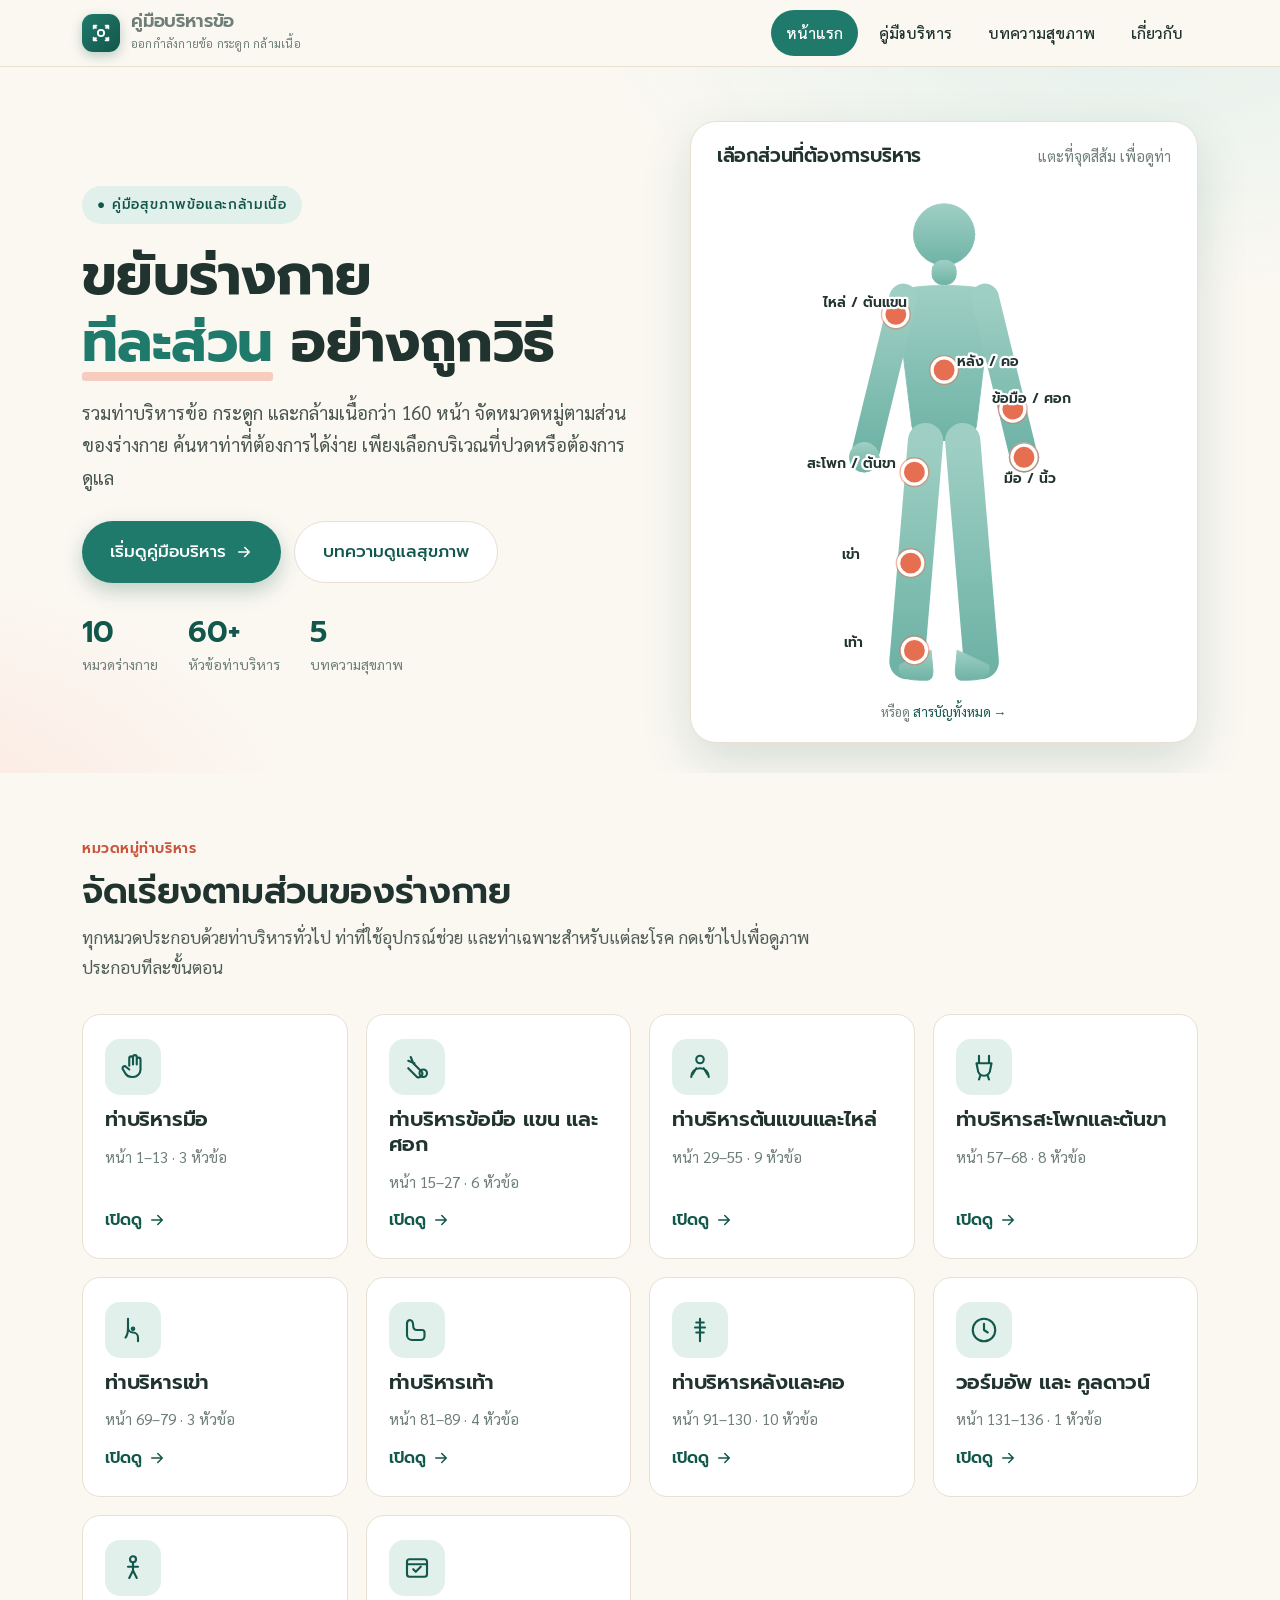
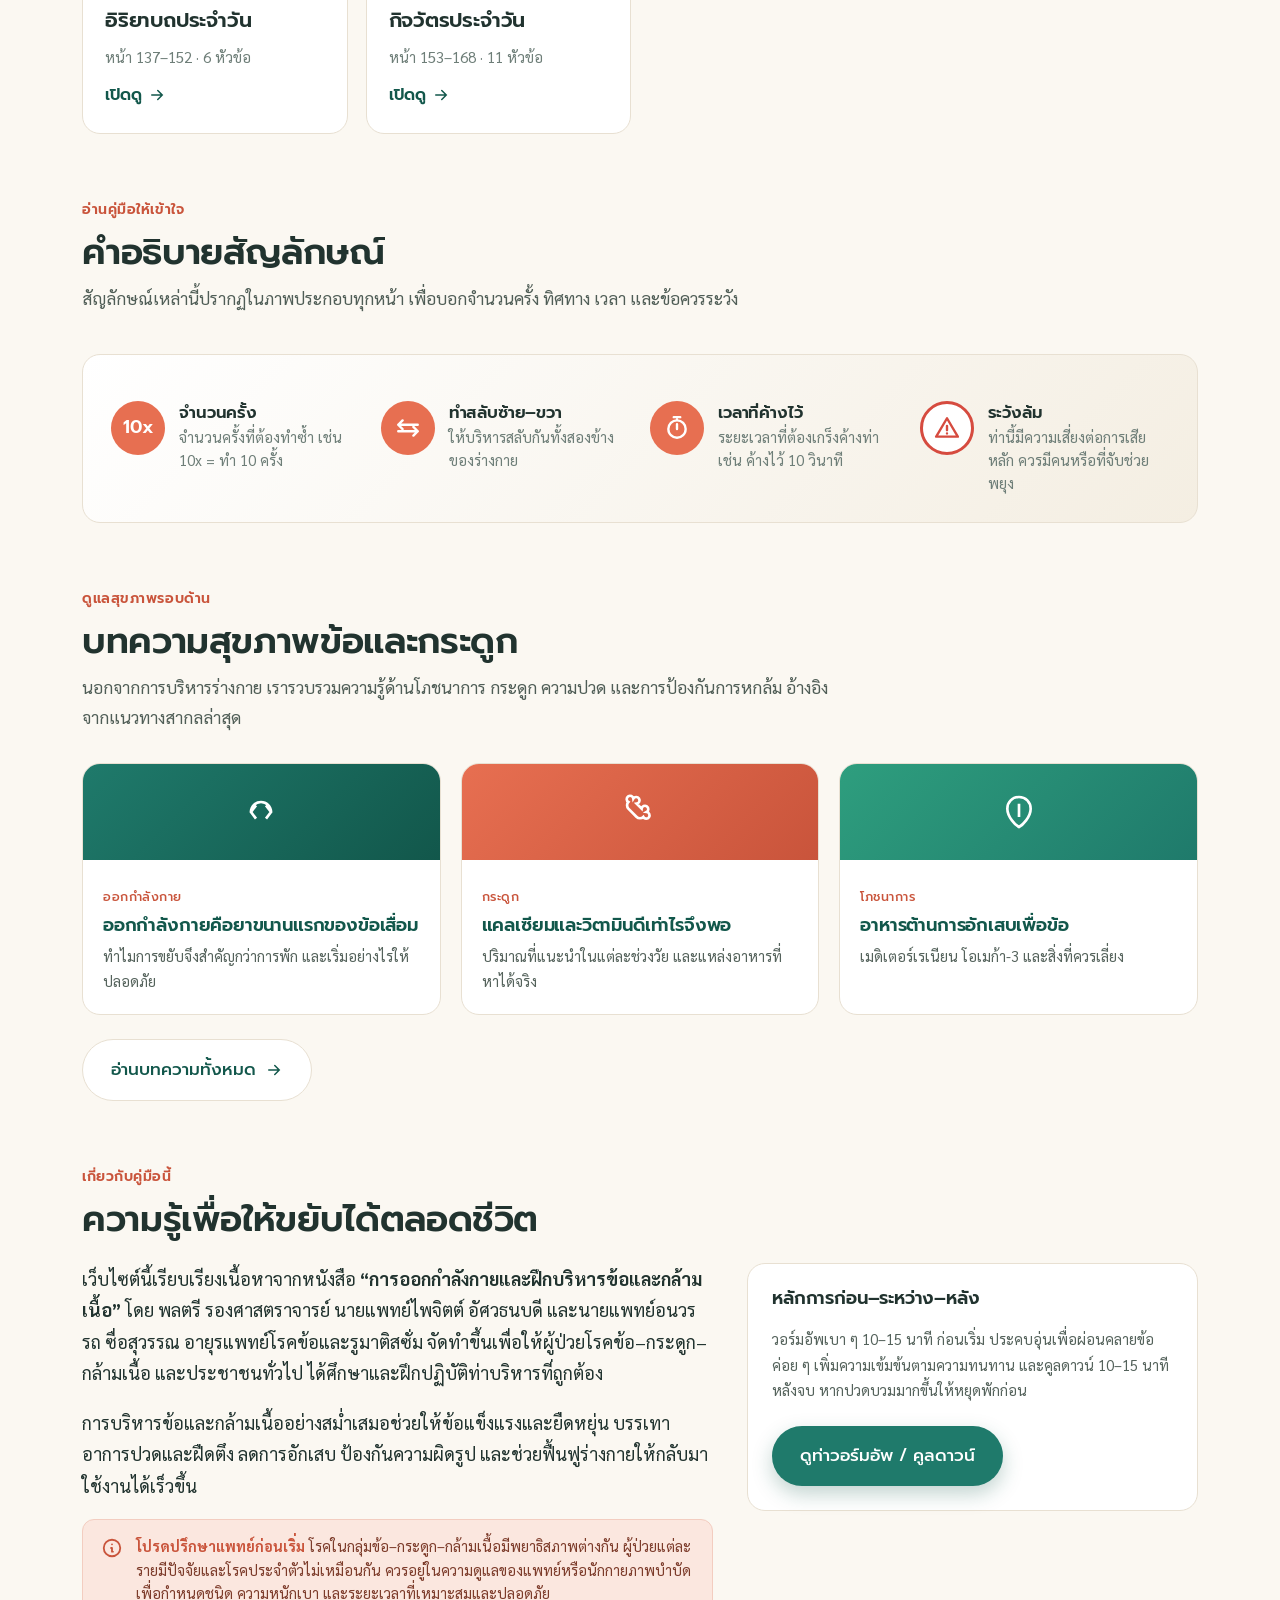
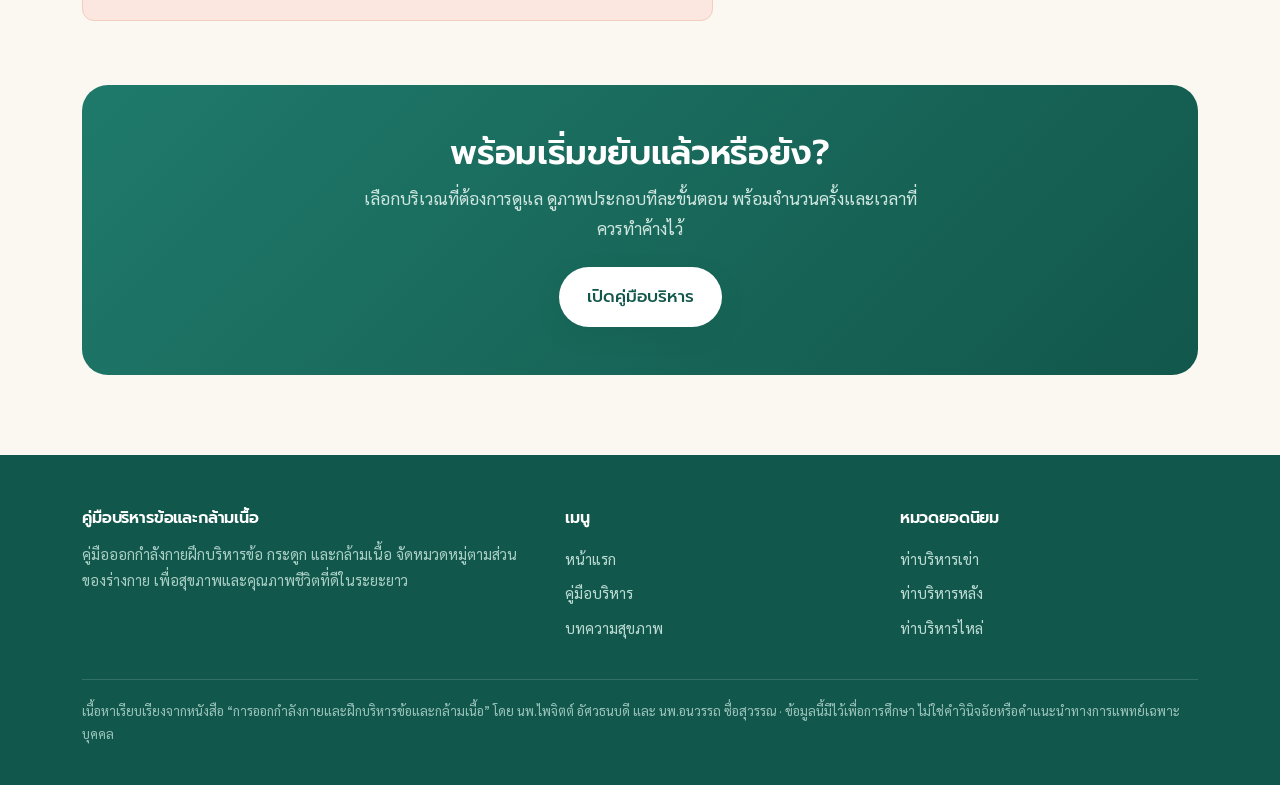
<file: index.html>
<!DOCTYPE html>
<html lang="th">
<head>
<meta charset="UTF-8">
<meta name="viewport" content="width=device-width, initial-scale=1.0">
<title>คู่มือบริหารข้อและกล้ามเนื้อ — ออกกำลังกายฝึกบริหารข้อและกล้ามเนื้อ</title>
<meta name="description" content="คู่มือออกกำลังกายและฝึกบริหารข้อและกล้ามเนื้อ จัดหมวดหมู่ตามส่วนของร่างกาย พร้อมบทความดูแลสุขภาพข้อ กระดูก และกล้ามเนื้อ">
<link rel="preconnect" href="https://fonts.googleapis.com">
<link rel="preconnect" href="https://fonts.gstatic.com" crossorigin>
<link href="https://fonts.googleapis.com/css2?family=Prompt:wght@400;500;600;700&family=Sarabun:wght@300;400;500;600;700&display=swap" rel="stylesheet">
<link rel="stylesheet" href="style.css">
<style>
/* ===== Hero ===== */
.hero{position:relative;overflow:hidden}
.hero::before{
  content:"";position:absolute;inset:0;z-index:0;
  background:
    radial-gradient(900px 500px at 88% -10%, var(--primary-soft), transparent 60%),
    radial-gradient(700px 460px at -8% 110%, var(--accent-soft), transparent 60%);
}
.hero .wrap{position:relative;z-index:1;display:grid;grid-template-columns:1.05fr .95fr;
  gap:46px;align-items:center;padding-top:54px;padding-bottom:30px}
.eyebrow{display:inline-flex;align-items:center;gap:8px;font-family:"Prompt";font-weight:500;
  font-size:13.5px;letter-spacing:.06em;text-transform:uppercase;color:var(--primary-deep);
  background:var(--primary-soft);padding:7px 15px;border-radius:999px}
.hero h1{font-size:clamp(34px,5.2vw,56px);margin:18px 0 0;font-weight:700;color:var(--ink)}
.hero h1 .hl{color:var(--primary);position:relative;white-space:nowrap}
.hero h1 .hl::after{content:"";position:absolute;left:0;right:0;bottom:.07em;height:.16em;
  background:var(--accent);opacity:.32;border-radius:3px}
.hero .lede{font-size:18.5px;color:#48564f;margin:20px 0 28px;max-width:30em}
.hero-cta{display:flex;gap:13px;flex-wrap:wrap}
.hero-stats{display:flex;gap:30px;margin-top:34px}
.hero-stats .s b{font-family:"Prompt";font-weight:600;font-size:30px;color:var(--primary-deep);display:block;line-height:1}
.hero-stats .s span{font-size:14px;color:var(--muted)}

/* ===== Body map ===== */
.bodymap{position:relative;background:var(--surface);border:1px solid var(--line);
  border-radius:26px;box-shadow:var(--shadow-lg);padding:22px 18px 18px}
.bodymap .bm-head{display:flex;align-items:baseline;justify-content:space-between;
  flex-wrap:wrap;gap:2px 14px;padding:0 8px 6px}
.bodymap .bm-head h3{font-size:19px;margin:0;color:var(--ink)}
.bodymap .bm-head span{font-size:14.5px;color:var(--muted);white-space:nowrap}

/* ===== About grid ===== */
.about-grid{display:grid;grid-template-columns:1.4fr 1fr;gap:34px;margin-top:22px;align-items:start}
.bm-figure{display:block;width:100%;height:auto;max-height:520px;margin:0 auto}
.bm-hot{cursor:pointer}
.bm-hot circle.dot{fill:var(--accent);stroke:#fff;stroke-width:3.5;r:13;transition:r .18s}
.bm-hot circle.ring{fill:none;stroke:var(--accent);stroke-width:2.5;opacity:.5;r:15;
  transform-box:fill-box;transform-origin:center}
.bm-hot:hover circle.dot,.bm-hot:focus circle.dot{r:16}
.bm-hot:focus{outline:none}
.bm-hot:focus circle.ring{opacity:.95}
.bm-hot text{font-family:"Prompt";font-weight:600;font-size:15px;fill:var(--ink);
  paint-order:stroke;stroke:#fff;stroke-width:5px;stroke-linejoin:round}
.bm-hot:hover text{fill:var(--primary-deep)}
@media (prefers-reduced-motion:no-preference){
  .bm-hot circle.ring{animation:ringpulse 2.6s ease-out infinite}
  .bm-hot:nth-of-type(2) circle.ring{animation-delay:.3s}
  .bm-hot:nth-of-type(3) circle.ring{animation-delay:.6s}
  .bm-hot:nth-of-type(4) circle.ring{animation-delay:.9s}
  .bm-hot:nth-of-type(5) circle.ring{animation-delay:1.2s}
  .bm-hot:nth-of-type(6) circle.ring{animation-delay:1.5s}
  .bm-hot:nth-of-type(7) circle.ring{animation-delay:1.8s}
}
@keyframes ringpulse{0%{r:14;opacity:.55}70%{r:27;opacity:0}100%{r:27;opacity:0}}
.bm-foot{text-align:center;font-size:13px;color:var(--muted);margin-top:6px}

/* ===== Section heading ===== */
.section{padding:64px 0 0}
.sec-head{max-width:42em}
.sec-head .kicker{font-family:"Prompt";font-weight:600;color:var(--accent-deep);font-size:14px;
  letter-spacing:.04em;text-transform:uppercase}
.sec-head h2{font-size:clamp(26px,3.6vw,36px);margin:8px 0 10px}
.sec-head p{color:#4f5d56;font-size:17px;margin:0}

/* ===== Category grid ===== */
.cat-grid{display:grid;grid-template-columns:repeat(4,1fr);gap:18px;margin-top:32px}
.cat-card{background:var(--surface);border:1px solid var(--line);border-radius:var(--r);
  padding:24px 22px;display:flex;flex-direction:column;gap:11px;transition:transform .18s,box-shadow .2s,border-color .2s}
.cat-card:hover{transform:translateY(-4px);box-shadow:var(--shadow-lg);border-color:#cfe6df}
.cat-ic{width:56px;height:56px;border-radius:15px;background:var(--primary-soft);
  display:grid;place-items:center}
.cat-ic svg{width:30px;height:30px;stroke:var(--primary-deep);fill:none;stroke-width:1.7}
.cat-card h3{font-size:20.5px;margin:2px 0 0;color:var(--ink)}
.cat-card .meta{font-size:15px;color:var(--muted)}
.cat-card .go{margin-top:auto;font-family:"Prompt";font-weight:600;font-size:16px;color:var(--primary-deep);
  display:inline-flex;align-items:center;gap:6px}
.cat-card .go svg{width:18px;height:18px;transition:transform .18s}
.cat-card:hover .go svg{transform:translateX(4px)}

/* ===== Symbols ===== */
.sym-band{margin-top:40px;background:linear-gradient(135deg,#fff,var(--paper-2));
  border:1px solid var(--line);border-radius:var(--r);padding:28px}
.sym-grid{display:grid;grid-template-columns:repeat(4,1fr);gap:20px;margin-top:18px}
.sym{display:flex;gap:14px;align-items:flex-start}
.sym .ic{width:54px;height:54px;flex:0 0 auto;border-radius:50%;display:grid;place-items:center;
  background:var(--accent);color:#fff;font-family:"Prompt";font-weight:600}
.sym .ic.warn{background:#fff;border:3px solid var(--warn)}
.sym .ic svg{width:26px;height:26px}
.sym h4{margin:2px 0 2px;font-size:16.5px}
.sym p{margin:0;font-size:15px;color:var(--muted);line-height:1.55}

/* ===== Health teaser ===== */
.health-grid{display:grid;grid-template-columns:repeat(3,1fr);gap:20px;margin-top:30px}
.art-card{background:var(--surface);border:1px solid var(--line);border-radius:var(--r);overflow:hidden;
  display:flex;flex-direction:column;transition:transform .18s,box-shadow .2s}
.art-card:hover{transform:translateY(-4px);box-shadow:var(--shadow-lg)}
.art-top{height:96px;display:grid;place-items:center;color:#fff}
.art-top svg{width:40px;height:40px;stroke:#fff;fill:none;stroke-width:1.6}
.art-body{padding:18px 20px 20px}
.art-body .tag{font-family:"Prompt";font-size:12.5px;font-weight:500;color:var(--accent-deep);text-transform:uppercase;letter-spacing:.04em}
.art-body h3{font-size:18px;margin:6px 0 7px}
.art-body p{font-size:14.5px;color:#54625b;margin:0}

/* ===== CTA strip ===== */
.cta-strip{margin-top:64px;background:linear-gradient(135deg,var(--primary),var(--primary-deep));
  border-radius:26px;padding:48px;color:#eaf5f1;text-align:center;position:relative;overflow:hidden}
.cta-strip h2{color:#fff;font-size:clamp(24px,3.4vw,34px);margin:0 0 10px}
.cta-strip p{max-width:34em;margin:0 auto 24px;color:#cfe7e0;font-size:17px}
.cta-strip .btn-primary{background:#fff;color:var(--primary-deep)}
.cta-strip .btn-primary:hover{background:var(--accent);color:#fff}

@media (max-width:980px){
  .hero .wrap{grid-template-columns:1fr;gap:30px}
  .bodymap{max-width:440px;margin:0 auto}
  .cat-grid{grid-template-columns:repeat(2,1fr)}
  .sym-grid{grid-template-columns:repeat(2,1fr)}
  .health-grid{grid-template-columns:1fr}
  .about-grid{grid-template-columns:1fr;gap:24px}
}
@media (max-width:560px){
  .section{padding:48px 0 0}
  .cat-grid{grid-template-columns:1fr}
  .sym-grid{grid-template-columns:1fr;gap:14px}
  .sym-band{padding:22px 18px}
  .hero-stats{gap:18px;flex-wrap:wrap}
  .hero .lede{font-size:17px}
  .cta-strip{padding:34px 22px;margin-top:48px}
  .bodymap{padding:18px 14px 14px}
  .bodymap .bm-head{flex-direction:column;gap:1px;align-items:flex-start}
  .bodymap .bm-head span{white-space:normal}
  .bm-hot text{font-size:16px}
}
</style>
</head>
<body>

<header class="site-header">
  <div class="wrap nav">
    <a class="brand" href="index.html">
      <span class="mark"><svg viewBox="0 0 24 24" fill="none" stroke="#fff" stroke-width="2" stroke-linecap="round" stroke-linejoin="round"><path d="M6.5 6.5 4 4M4 4v3M4 4h3"/><path d="M17.5 6.5 20 4M20 4v3M20 4h-3"/><path d="M6.5 17.5 4 20M4 20v-3M4 20h3"/><path d="M17.5 17.5 20 20M20 20v-3M20 20h-3"/><circle cx="12" cy="12" r="3.4"/></svg></span>
      <span><b>คู่มือบริหารข้อ</b><span>ออกกำลังกายข้อ กระดูก กล้ามเนื้อ</span></span>
    </a>
    <nav class="nav-links" id="navlinks">
      <a href="index.html" class="active">หน้าแรก</a>
      <a href="guide.html">คู่มือบริหาร</a>
      <a href="health.html">บทความสุขภาพ</a>
      <a href="#about">เกี่ยวกับ</a>
    </nav>
    <button class="nav-toggle" id="navtoggle" aria-label="เปิดเมนู">
      <svg viewBox="0 0 24 24" fill="none" stroke-width="2" stroke-linecap="round"><path d="M4 7h16M4 12h16M4 17h16"/></svg>
    </button>
  </div>
</header>

<!-- ===== HERO ===== -->
<section class="hero">
  <div class="wrap">
    <div class="hero-copy">
      <span class="eyebrow">● คู่มือสุขภาพข้อและกล้ามเนื้อ</span>
      <h1>ขยับร่างกาย<br><span class="hl">ทีละส่วน</span> อย่างถูกวิธี</h1>
      <p class="lede">รวมท่าบริหารข้อ กระดูก และกล้ามเนื้อกว่า 160 หน้า จัดหมวดหมู่ตามส่วนของร่างกาย ค้นหาท่าที่ต้องการได้ง่าย เพียงเลือกบริเวณที่ปวดหรือต้องการดูแล</p>
      <div class="hero-cta">
        <a class="btn btn-primary" href="guide.html">เริ่มดูคู่มือบริหาร
          <svg viewBox="0 0 24 24" fill="none" stroke="currentColor" stroke-width="2" stroke-linecap="round"><path d="M5 12h14M13 6l6 6-6 6"/></svg></a>
        <a class="btn btn-ghost" href="health.html">บทความดูแลสุขภาพ</a>
      </div>
      <div class="hero-stats">
        <div class="s"><b>10</b><span>หมวดร่างกาย</span></div>
        <div class="s"><b>60+</b><span>หัวข้อท่าบริหาร</span></div>
        <div class="s"><b>5</b><span>บทความสุขภาพ</span></div>
      </div>
    </div>

    <!-- Body map signature -->
    <div class="bodymap">
      <div class="bm-head"><h3>เลือกส่วนที่ต้องการบริหาร</h3><span>แตะที่จุดสีส้ม เพื่อดูท่า</span></div>
      <svg class="bm-figure" viewBox="0 0 340 560" role="group" aria-label="แผนที่ร่างกาย เลือกส่วนที่ต้องการบริหาร" xmlns="http://www.w3.org/2000/svg" xmlns:xlink="http://www.w3.org/1999/xlink">
        <defs>
          <linearGradient id="bodyg" x1="0" y1="0" x2="0" y2="1">
            <stop offset="0" stop-color="#9FCFC4"/><stop offset="1" stop-color="#6FB3A6"/>
          </linearGradient>
        </defs>
        <!-- silhouette -->
        <g fill="url(#bodyg)" stroke="url(#bodyg)" stroke-linecap="round" stroke-linejoin="round">
          <circle cx="170" cy="64" r="33"/>
          <rect x="157" y="92" width="26" height="26" rx="11"/>
          <path d="M118 128 C118 116 222 116 222 128 L205 268 C205 292 135 292 135 268 Z"/>
          <path d="M126 132 L86 296" stroke-width="30"/>
          <path d="M214 132 L254 296" stroke-width="30"/>
          <circle cx="84" cy="304" r="16"/><circle cx="256" cy="304" r="16"/>
          <path d="M150 286 L130 524" stroke-width="38"/>
          <path d="M190 286 L210 524" stroke-width="38"/>
          <path d="M122 528 q-4 16 22 16 l8 0 q6 0 6 -10 l-2 -22 Z"/>
          <path d="M218 528 q4 16 -22 16 l-8 0 q-6 0 -6 -10 l2 -22 Z"/>
        </g>

        <!-- hotspots (svg <a> for navigation) -->
        <a class="bm-hot" xlink:href="guide.html#shoulder" aria-label="ต้นแขนและไหล่">
          <circle class="ring" cx="118" cy="150" r="9"/><circle class="dot" cx="118" cy="150" r="8"/>
          <text x="40" y="142">ไหล่ / ต้นแขน</text>
        </a>
        <a class="bm-hot" xlink:href="guide.html#back" aria-label="หลังและคอ">
          <circle class="ring" cx="170" cy="210" r="9"/><circle class="dot" cx="170" cy="210" r="8"/>
          <text x="184" y="206">หลัง / คอ</text>
        </a>
        <a class="bm-hot" xlink:href="guide.html#arm" aria-label="ข้อมือ แขน และศอก">
          <circle class="ring" cx="244" cy="252" r="9"/><circle class="dot" cx="244" cy="252" r="8"/>
          <text x="222" y="246">ข้อมือ / ศอก</text>
        </a>
        <a class="bm-hot" xlink:href="guide.html#hand" aria-label="มือและนิ้ว">
          <circle class="ring" cx="256" cy="304" r="9"/><circle class="dot" cx="256" cy="304" r="8"/>
          <text x="234" y="332">มือ / นิ้ว</text>
        </a>
        <a class="bm-hot" xlink:href="guide.html#hip" aria-label="สะโพกและต้นขา">
          <circle class="ring" cx="138" cy="320" r="9"/><circle class="dot" cx="138" cy="320" r="8"/>
          <text x="22" y="316">สะโพก / ต้นขา</text>
        </a>
        <a class="bm-hot" xlink:href="guide.html#knee" aria-label="เข่า">
          <circle class="ring" cx="134" cy="418" r="9"/><circle class="dot" cx="134" cy="418" r="8"/>
          <text x="60" y="414">เข่า</text>
        </a>
        <a class="bm-hot" xlink:href="guide.html#foot" aria-label="เท้า">
          <circle class="ring" cx="138" cy="512" r="9"/><circle class="dot" cx="138" cy="512" r="8"/>
          <text x="62" y="508">เท้า</text>
        </a>
      </svg>
      <div class="bm-foot">หรือดู <a href="guide.html">สารบัญทั้งหมด →</a></div>
    </div>
  </div>
</section>

<!-- ===== CATEGORIES ===== -->
<section class="section" id="categories">
  <div class="wrap">
    <div class="sec-head">
      <div class="kicker">หมวดหมู่ท่าบริหาร</div>
      <h2>จัดเรียงตามส่วนของร่างกาย</h2>
      <p>ทุกหมวดประกอบด้วยท่าบริหารทั่วไป ท่าที่ใช้อุปกรณ์ช่วย และท่าเฉพาะสำหรับแต่ละโรค กดเข้าไปเพื่อดูภาพประกอบทีละขั้นตอน</p>
    </div>
    <div class="cat-grid" id="catgrid"><!-- injected by JS --></div>
  </div>
</section>

<!-- ===== SYMBOLS ===== -->
<section class="section" id="symbols">
  <div class="wrap">
    <div class="sec-head">
      <div class="kicker">อ่านคู่มือให้เข้าใจ</div>
      <h2>คำอธิบายสัญลักษณ์</h2>
      <p>สัญลักษณ์เหล่านี้ปรากฏในภาพประกอบทุกหน้า เพื่อบอกจำนวนครั้ง ทิศทาง เวลา และข้อควรระวัง</p>
    </div>
    <div class="sym-band">
      <div class="sym-grid">
        <div class="sym"><div class="ic">10x</div><div><h4>จำนวนครั้ง</h4><p>จำนวนครั้งที่ต้องทำซ้ำ เช่น 10x = ทำ 10 ครั้ง</p></div></div>
        <div class="sym"><div class="ic"><svg viewBox="0 0 24 24" fill="none" stroke="#fff" stroke-width="2.2" stroke-linecap="round" stroke-linejoin="round"><path d="M3 9l4-4M3 9l4 4M3 9h18M21 15l-4-4M21 15l-4 4M21 15H3"/></svg></div><div><h4>ทำสลับซ้าย–ขวา</h4><p>ให้บริหารสลับกันทั้งสองข้างของร่างกาย</p></div></div>
        <div class="sym"><div class="ic"><svg viewBox="0 0 24 24" fill="none" stroke="#fff" stroke-width="2.2" stroke-linecap="round" stroke-linejoin="round"><circle cx="12" cy="13" r="8"/><path d="M12 13V8.5M12 4h0M9 2h6"/></svg></div><div><h4>เวลาที่ค้างไว้</h4><p>ระยะเวลาที่ต้องเกร็งค้างท่า เช่น ค้างไว้ 10 วินาที</p></div></div>
        <div class="sym"><div class="ic warn"><svg viewBox="0 0 24 24" fill="none" stroke="#D64B3F" stroke-width="2.2" stroke-linecap="round" stroke-linejoin="round"><path d="M12 3 2 20h20L12 3Z"/><path d="M12 10v4M12 17h0"/></svg></div><div><h4>ระวังล้ม</h4><p>ท่านี้มีความเสี่ยงต่อการเสียหลัก ควรมีคนหรือที่จับช่วยพยุง</p></div></div>
      </div>
    </div>
  </div>
</section>

<!-- ===== HEALTH TEASER ===== -->
<section class="section" id="health">
  <div class="wrap">
    <div class="sec-head">
      <div class="kicker">ดูแลสุขภาพรอบด้าน</div>
      <h2>บทความสุขภาพข้อและกระดูก</h2>
      <p>นอกจากการบริหารร่างกาย เรารวบรวมความรู้ด้านโภชนาการ กระดูก ความปวด และการป้องกันการหกล้ม อ้างอิงจากแนวทางสากลล่าสุด</p>
    </div>
    <div class="health-grid">
      <a class="art-card" href="health.html#oa-exercise">
        <div class="art-top" style="background:linear-gradient(135deg,#1F7A6B,#12574B)"><svg viewBox="0 0 24 24"><path d="M6 12a6 6 0 0 1 12 0M9 8l-3 4 3 4M15 8l3 4-3 4"/></svg></div>
        <div class="art-body"><span class="tag">ออกกำลังกาย</span><h3>ออกกำลังกายคือยาขนานแรกของข้อเสื่อม</h3><p>ทำไมการขยับจึงสำคัญกว่าการพัก และเริ่มอย่างไรให้ปลอดภัย</p></div>
      </a>
      <a class="art-card" href="health.html#bone">
        <div class="art-top" style="background:linear-gradient(135deg,#E76F51,#C9543B)"><svg viewBox="0 0 24 24"><path d="M8 4a2 2 0 1 0-3 2c-1 1-1 3 0 4l5 5c1 1 3 1 4 0a2 2 0 1 0 2-3 2 2 0 1 0-3-2l-3-3a2 2 0 1 0-2-3Z"/></svg></div>
        <div class="art-body"><span class="tag">กระดูก</span><h3>แคลเซียมและวิตามินดีเท่าไรจึงพอ</h3><p>ปริมาณที่แนะนำในแต่ละช่วงวัย และแหล่งอาหารที่หาได้จริง</p></div>
      </a>
      <a class="art-card" href="health.html#diet">
        <div class="art-top" style="background:linear-gradient(135deg,#2E9E7E,#1F7A6B)"><svg viewBox="0 0 24 24"><path d="M12 3c4 0 7 3 7 7 0 5-5 10-7 11-2-1-7-6-7-11 0-4 3-7 7-7Z"/><path d="M12 7v8"/></svg></div>
        <div class="art-body"><span class="tag">โภชนาการ</span><h3>อาหารต้านการอักเสบเพื่อข้อ</h3><p>เมดิเตอร์เรเนียน โอเมก้า-3 และสิ่งที่ควรเลี่ยง</p></div>
      </a>
    </div>
    <div style="margin-top:24px"><a class="btn btn-ghost" href="health.html">อ่านบทความทั้งหมด
      <svg viewBox="0 0 24 24" fill="none" stroke="currentColor" stroke-width="2" stroke-linecap="round"><path d="M5 12h14M13 6l6 6-6 6"/></svg></a></div>
  </div>
</section>

<!-- ===== ABOUT ===== -->
<section class="section" id="about">
  <div class="wrap">
    <div class="sec-head">
      <div class="kicker">เกี่ยวกับคู่มือนี้</div>
      <h2>ความรู้เพื่อให้ขยับได้ตลอดชีวิต</h2>
    </div>
    <div class="about-grid">
      <div>
        <p style="margin-top:0">เว็บไซต์นี้เรียบเรียงเนื้อหาจากหนังสือ <b>“การออกกำลังกายและฝึกบริหารข้อและกล้ามเนื้อ”</b> โดย พลตรี รองศาสตราจารย์ นายแพทย์ไพจิตต์ อัศวธนบดี และนายแพทย์อนวรรถ ซื่อสุวรรณ อายุรแพทย์โรคข้อและรูมาติสซั่ม จัดทำขึ้นเพื่อให้ผู้ป่วยโรคข้อ–กระดูก–กล้ามเนื้อ และประชาชนทั่วไป ได้ศึกษาและฝึกปฏิบัติท่าบริหารที่ถูกต้อง</p>
        <p>การบริหารข้อและกล้ามเนื้ออย่างสม่ำเสมอช่วยให้ข้อแข็งแรงและยืดหยุ่น บรรเทาอาการปวดและฝืดตึง ลดการอักเสบ ป้องกันความผิดรูป และช่วยฟื้นฟูร่างกายให้กลับมาใช้งานได้เร็วขึ้น</p>
        <div class="med-note" style="margin-top:18px">
          <svg viewBox="0 0 24 24" fill="none" stroke-width="2" stroke-linecap="round" stroke-linejoin="round"><circle cx="12" cy="12" r="9"/><path d="M12 8h0M11 12h1v4h1"/></svg>
          <div><b>โปรดปรึกษาแพทย์ก่อนเริ่ม</b> โรคในกลุ่มข้อ–กระดูก–กล้ามเนื้อมีพยาธิสภาพต่างกัน ผู้ป่วยแต่ละรายมีปัจจัยและโรคประจำตัวไม่เหมือนกัน ควรอยู่ในความดูแลของแพทย์หรือนักกายภาพบำบัดเพื่อกำหนดชนิด ความหนักเบา และระยะเวลาที่เหมาะสมและปลอดภัย</div>
        </div>
      </div>
      <div style="background:var(--surface);border:1px solid var(--line);border-radius:var(--r);padding:24px">
        <h3 style="margin-top:0;font-size:18px">หลักการก่อน–ระหว่าง–หลัง</h3>
        <p style="font-size:14.5px;color:#54625b">วอร์มอัพเบา ๆ 10–15 นาที ก่อนเริ่ม ประคบอุ่นเพื่อผ่อนคลายข้อ ค่อย ๆ เพิ่มความเข้มข้นตามความทนทาน และคูลดาวน์ 10–15 นาที หลังจบ หากปวดบวมมากขึ้นให้หยุดพักก่อน</p>
        <a class="btn btn-primary" style="margin-top:8px" href="guide.html#warmup">ดูท่าวอร์มอัพ / คูลดาวน์</a>
      </div>
    </div>
  </div>
</section>

<!-- ===== CTA ===== -->
<section class="wrap">
  <div class="cta-strip">
    <h2>พร้อมเริ่มขยับแล้วหรือยัง?</h2>
    <p>เลือกบริเวณที่ต้องการดูแล ดูภาพประกอบทีละขั้นตอน พร้อมจำนวนครั้งและเวลาที่ควรทำค้างไว้</p>
    <a class="btn btn-primary" href="guide.html">เปิดคู่มือบริหาร</a>
  </div>
</section>

<footer class="site-footer" id="footer">
  <div class="wrap">
    <div class="foot-grid">
      <div>
        <h4>คู่มือบริหารข้อและกล้ามเนื้อ</h4>
        <p>คู่มือออกกำลังกายฝึกบริหารข้อ กระดูก และกล้ามเนื้อ จัดหมวดหมู่ตามส่วนของร่างกาย เพื่อสุขภาพและคุณภาพชีวิตที่ดีในระยะยาว</p>
      </div>
      <div>
        <h4>เมนู</h4>
        <a href="index.html">หน้าแรก</a>
        <a href="guide.html">คู่มือบริหาร</a>
        <a href="health.html">บทความสุขภาพ</a>
      </div>
      <div>
        <h4>หมวดยอดนิยม</h4>
        <a href="guide.html#knee">ท่าบริหารเข่า</a>
        <a href="guide.html#back">ท่าบริหารหลัง</a>
        <a href="guide.html#shoulder">ท่าบริหารไหล่</a>
      </div>
    </div>
    <div class="foot-note">เนื้อหาเรียบเรียงจากหนังสือ “การออกกำลังกายและฝึกบริหารข้อและกล้ามเนื้อ” โดย นพ.ไพจิตต์ อัศวธนบดี และ นพ.อนวรรถ ซื่อสุวรรณ · ข้อมูลนี้มีไว้เพื่อการศึกษา ไม่ใช่คำวินิจฉัยหรือคำแนะนำทางการแพทย์เฉพาะบุคคล</div>
  </div>
</footer>

<script src="data.js"></script>
<script>
// mobile nav
const tog=document.getElementById('navtoggle'),lnk=document.getElementById('navlinks');
tog.addEventListener('click',()=>lnk.classList.toggle('open'));

// build category cards from shared data
const ICONS={
 hand:'<path d="M9 11V5a1.5 1.5 0 0 1 3 0v5M12 10V4a1.5 1.5 0 0 1 3 0v6M15 10V6a1.5 1.5 0 0 1 3 0v8a6 6 0 0 1-6 6h-1a6 6 0 0 1-5-2.7L4 14a1.6 1.6 0 0 1 2.5-2L9 14"/>',
 arm:'<path d="M7 4l2 5M5 7l5 2M9 9l7 7a3 3 0 0 1-4 4l-7-7"/><circle cx="17" cy="17" r="3"/>',
 shoulder:'<circle cx="12" cy="6" r="3"/><path d="M5 20c0-4 3-7 7-7s7 3 7 7M9 13l-3 5M15 13l3 5"/>',
 hip:'<path d="M8 3v6M16 3v6M6 9h12l-1 5a5 5 0 0 1-10 0L6 9ZM9 19l-1 3M15 19l1 3"/>',
 knee:'<path d="M8 3v7a4 4 0 0 0 4 4 4 4 0 0 1 4 4v3M8 10c0 3 0 6-2 8"/><circle cx="12" cy="11" r="1"/>',
 foot:'<path d="M6 4c2 0 3 2 3 5 0 2 1 3 3 3h4a2 2 0 0 1 2 2v3a3 3 0 0 1-3 3H8a4 4 0 0 1-4-4V7a3 3 0 0 1 2-3Z"/>',
 back:'<path d="M12 3v18M9 6h6M8 10h8M9 14h6"/>',
 warmup:'<circle cx="12" cy="12" r="9"/><path d="M12 7v5l3 2"/>',
 posture:'<circle cx="12" cy="5" r="2.4"/><path d="M12 8v6M8 11h8M9 20l3-6 3 6"/>',
 daily:'<rect x="4" y="5" width="16" height="14" rx="2"/><path d="M4 9h16M9 13l2 2 4-4"/>'
};
const grid=document.getElementById('catgrid');
if(window.GUIDE_DATA){
  GUIDE_DATA.filter(s=>s.id!=='intro').forEach(s=>{
    const n=s.groups.reduce((a,g)=>a+g.title?1:0,0);
    const a=document.createElement('a');
    a.className='cat-card';a.href='guide.html#'+s.id;
    a.innerHTML=`<div class="cat-ic"><svg viewBox="0 0 24 24" fill="none" stroke-linecap="round" stroke-linejoin="round">${ICONS[s.id]||ICONS.warmup}</svg></div>
      <h3>${s.title}</h3>
      <div class="meta">${s.range} · ${s.groups.length} หัวข้อ</div>
      <span class="go">เปิดดู <svg viewBox="0 0 24 24" fill="none" stroke="currentColor" stroke-width="2" stroke-linecap="round"><path d="M5 12h14M13 6l6 6-6 6"/></svg></span>`;
    grid.appendChild(a);
  });
}
</script>

<!-- เมนูด้านล่าง: กดกลับหน้าแรกได้ง่ายทุกหน้า -->
<nav class="bottomnav" aria-label="เมนูหลัก">
  <a href="index.html" class="active" aria-current="page">
    <svg viewBox="0 0 24 24" fill="none" stroke-linecap="round" stroke-linejoin="round"><path d="M3 11l9-8 9 8M5 10v10h5v-6h4v6h5V10"/></svg>
    <span>หน้าแรก</span>
  </a>
  <a href="guide.html">
    <svg viewBox="0 0 24 24" fill="none" stroke-linecap="round" stroke-linejoin="round"><path d="M4 5a2 2 0 0 1 2-2h13v16H6a2 2 0 0 0-2 2z" /><path d="M19 3v18"/></svg>
    <span>คู่มือบริหาร</span>
  </a>
  <a href="health.html">
    <svg viewBox="0 0 24 24" fill="none" stroke-linecap="round" stroke-linejoin="round"><path d="M3 12h4l2 5 4-12 2 7h6"/></svg>
    <span>บทความ</span>
  </a>
</nav>
</body>
</html>
</file>
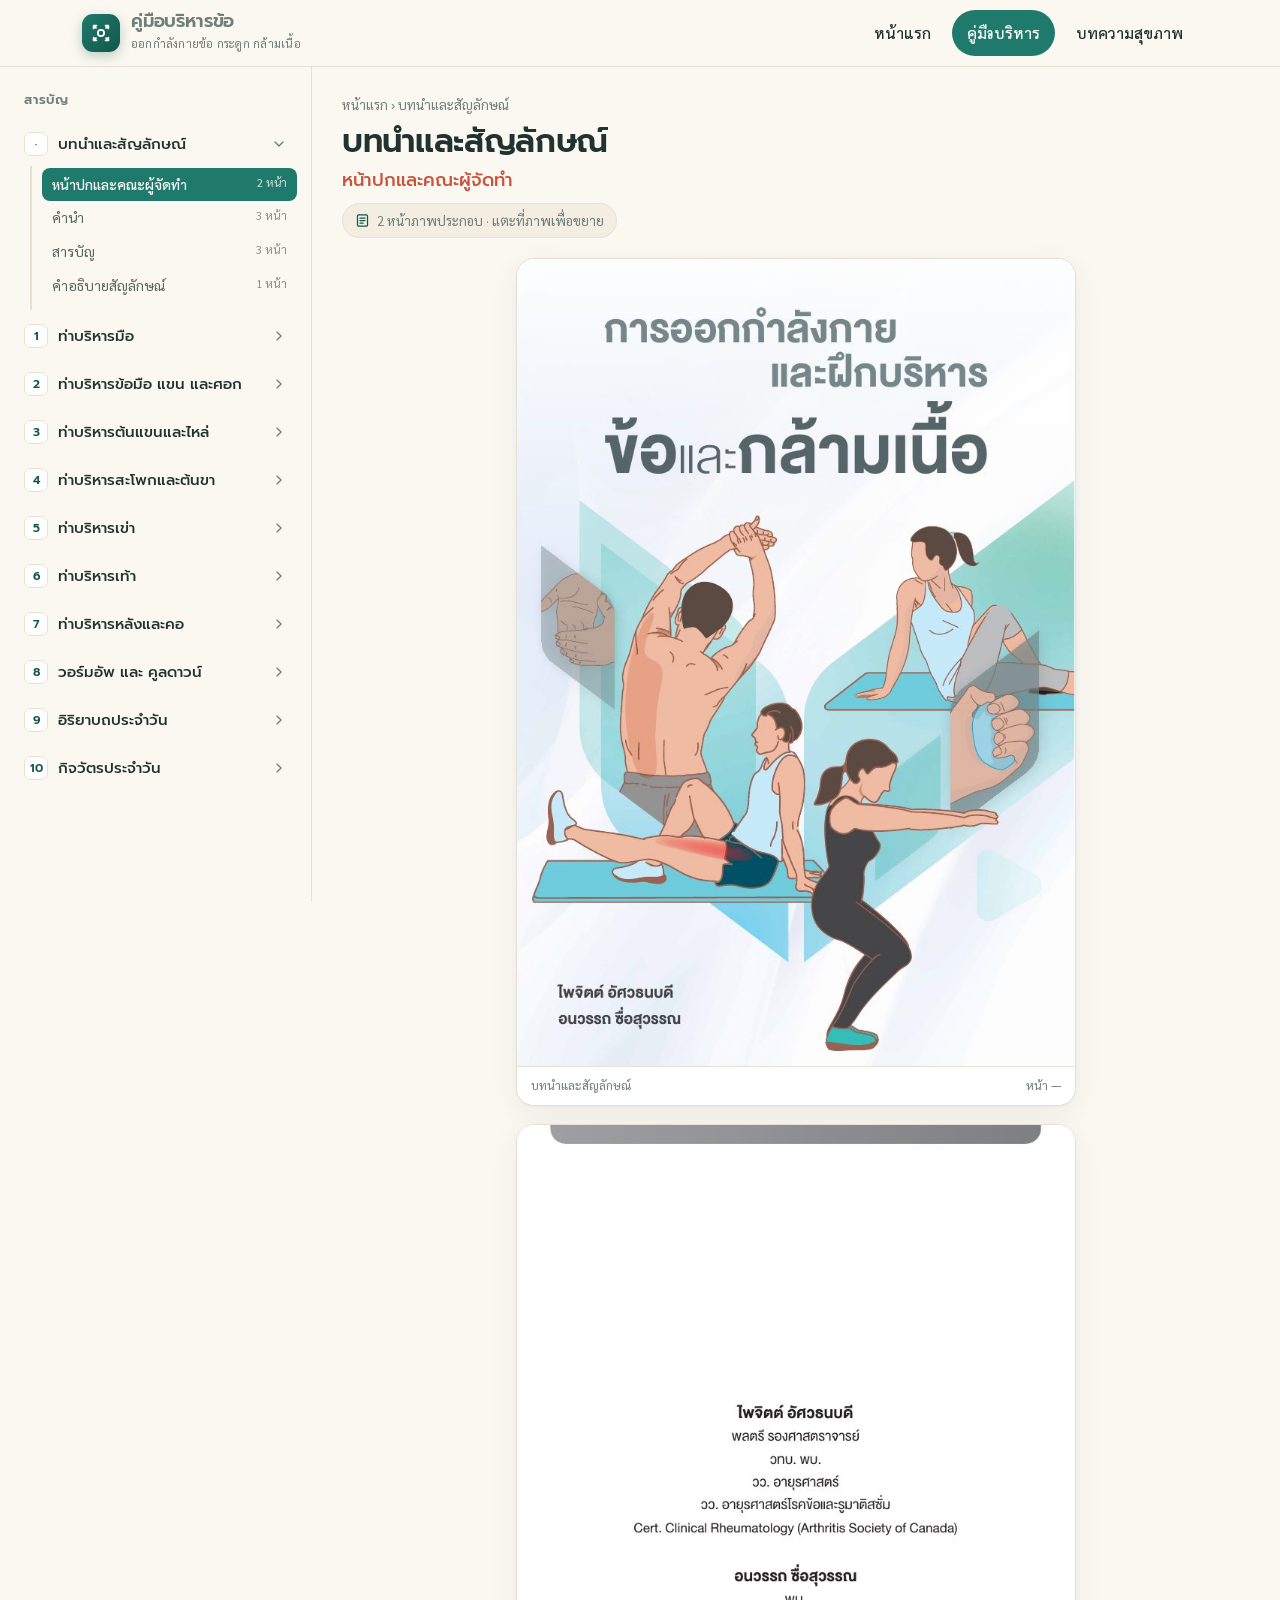
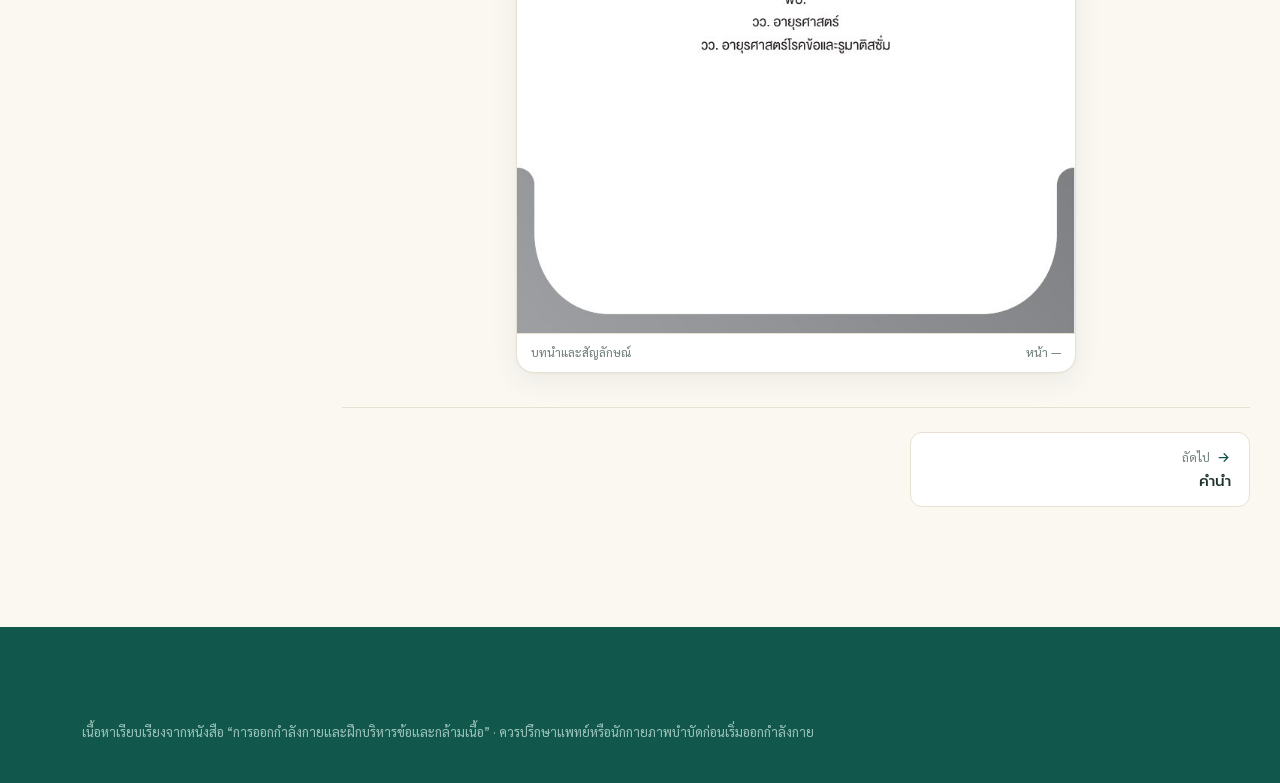
<file: guide.html>
<!DOCTYPE html>
<html lang="th">
<head>
<meta charset="UTF-8">
<meta name="viewport" content="width=device-width, initial-scale=1.0">
<title>คู่มือบริหาร — ท่าบริหารข้อและกล้ามเนื้อตามส่วนของร่างกาย</title>
<meta name="description" content="ค้นหาท่าบริหารข้อและกล้ามเนื้อตามสารบัญ จัดหมวดหมู่ตามส่วนของร่างกาย พร้อมภาพประกอบทีละขั้นตอน">
<link rel="preconnect" href="https://fonts.googleapis.com">
<link rel="preconnect" href="https://fonts.gstatic.com" crossorigin>
<link href="https://fonts.googleapis.com/css2?family=Prompt:wght@400;500;600;700&family=Sarabun:wght@300;400;500;600;700&display=swap" rel="stylesheet">
<link rel="stylesheet" href="style.css">
<style>
.reader{max-width:1280px;margin:0 auto;display:grid;grid-template-columns:312px 1fr;gap:0;align-items:start}

/* ---- Sidebar TOC ---- */
.toc{position:sticky;top:var(--header-h);height:calc(100vh - var(--header-h));overflow-y:auto;
  border-right:1px solid var(--line);padding:22px 14px 60px;background:linear-gradient(180deg,var(--paper),#FBF8F2)}
.toc-title{font-family:"Prompt";font-weight:600;font-size:13px;letter-spacing:.06em;text-transform:uppercase;
  color:var(--muted);padding:0 10px 10px}
.toc-sec{margin-bottom:4px}
.toc-sec>button{width:100%;display:flex;align-items:center;gap:10px;background:none;border:none;cursor:pointer;
  text-align:left;font-family:"Prompt";font-weight:500;font-size:15px;color:var(--ink);
  padding:10px 10px;border-radius:10px;transition:background .15s}
.toc-sec>button:hover{background:var(--primary-soft)}
.toc-sec>button .chev{margin-left:auto;width:16px;height:16px;stroke:var(--muted);transition:transform .2s;flex:0 0 auto}
.toc-sec.open>button .chev{transform:rotate(90deg)}
.toc-sec>button .num{width:24px;height:24px;flex:0 0 auto;border-radius:7px;background:var(--surface);
  border:1px solid var(--line);display:grid;place-items:center;font-size:12px;color:var(--primary-deep);font-weight:600}
.toc-groups{display:none;padding:2px 0 8px 10px;margin-left:16px;border-left:2px solid var(--line)}
.toc-sec.open .toc-groups{display:block}
.toc-groups a{display:block;font-size:14px;color:#56655e;padding:7px 10px;border-radius:8px;
  font-family:"Sarabun";line-height:1.4;transition:background .14s,color .14s}
.toc-groups a:hover{background:#fff;color:var(--primary-deep)}
.toc-groups a.active{background:var(--primary);color:#fff;font-weight:500}
.toc-groups a .pg{float:right;font-size:11.5px;opacity:.7;margin-left:8px}

/* ---- Main panel ---- */
.panel{padding:26px 30px 40px;min-width:0}
.crumb{font-size:13.5px;color:var(--muted);margin-bottom:6px}
.crumb a{color:var(--muted)}.crumb a:hover{color:var(--primary-deep)}
.panel h1{font-size:clamp(24px,3.2vw,32px);margin:0 0 4px}
.panel .grouptitle{font-family:"Prompt";font-weight:500;color:var(--accent-deep);font-size:18px;margin:0 0 6px}
.panel .intro{color:#54625b;font-size:16px;margin:0 0 18px;max-width:46em}
.pagecount{display:inline-flex;align-items:center;gap:7px;font-size:13.5px;color:var(--muted);
  background:var(--paper-2);border:1px solid var(--line);padding:5px 12px;border-radius:999px;margin-bottom:20px}
.pagecount svg{width:15px;height:15px;stroke:var(--primary-deep)}

.imgstack{display:flex;flex-direction:column;gap:18px}
.imgcard{background:var(--surface);border:1px solid var(--line);border-radius:var(--r);overflow:hidden;
  box-shadow:var(--shadow);max-width:560px;margin:0 auto;width:100%}
.imgcard img{width:100%;height:auto;display:block;background:#f3f0e8;cursor:zoom-in}
.imgcard .cap{font-size:12.5px;color:var(--muted);padding:8px 14px;border-top:1px solid var(--line);
  display:flex;justify-content:space-between;align-items:center}

.pager{display:flex;gap:12px;justify-content:space-between;margin-top:34px;padding-top:24px;border-top:1px solid var(--line)}
.pager a{flex:1;max-width:340px;border:1px solid var(--line);border-radius:var(--r-sm);padding:14px 18px;
  background:var(--surface);transition:border-color .18s,box-shadow .18s;min-width:0}
.pager a:hover{border-color:var(--primary);box-shadow:var(--shadow)}
.pager .dir{font-size:12.5px;color:var(--muted);display:flex;align-items:center;gap:6px}
.pager .dir svg{width:15px;height:15px;stroke:var(--primary-deep)}
.pager .ttl{display:-webkit-box;-webkit-line-clamp:2;-webkit-box-orient:vertical;overflow:hidden;
  font-family:"Prompt";font-weight:500;font-size:15px;color:var(--ink);margin-top:3px;line-height:1.35}
.pager a.next{text-align:right}.pager a.next .dir{justify-content:flex-end}
.pager a.disabled{opacity:.4;pointer-events:none}

/* mobile toc toggle */
.toc-mobilebar{display:none}

/* lightbox */
.lb{position:fixed;inset:0;z-index:200;background:rgba(20,30,28,.92);display:none;
  align-items:center;justify-content:center;padding:20px;cursor:zoom-out}
.lb.show{display:flex}
.lb img{max-width:96vw;max-height:92vh;border-radius:8px;box-shadow:0 20px 60px rgba(0,0,0,.5)}
.lb .x{position:absolute;top:18px;right:20px;color:#fff;font-size:34px;cursor:pointer;line-height:1;
  background:none;border:none}

@media (max-width:980px){
  .reader{grid-template-columns:1fr}
  .toc{position:fixed;top:var(--header-h);left:0;bottom:0;width:300px;max-width:86vw;z-index:60;
    height:auto;transform:translateX(-100%);transition:transform .25s;box-shadow:var(--shadow-lg);
    border-right:1px solid var(--line)}
  .toc.open{transform:translateX(0)}
  .toc-mobilebar{display:flex;align-items:center;gap:12px;position:sticky;top:var(--header-h);z-index:40;
    background:rgba(251,248,242,.94);backdrop-filter:blur(8px);border-bottom:1px solid var(--line);
    padding:11px 18px}
  .toc-mobilebar button{display:inline-flex;align-items:center;gap:8px;background:var(--primary);color:#fff;
    border:none;border-radius:10px;padding:9px 15px;font-family:"Prompt";font-weight:500;font-size:14.5px;cursor:pointer}
  .toc-mobilebar button svg{width:18px;height:18px;stroke:#fff}
  .toc-mobilebar .now{font-size:14px;color:var(--muted);white-space:nowrap;overflow:hidden;text-overflow:ellipsis}
  .scrim{position:fixed;inset:0;background:rgba(20,30,28,.4);z-index:55;display:none}
  .scrim.show{display:block}
  .panel{padding:20px 18px 36px}
}
</style>
</head>
<body>

<header class="site-header">
  <div class="wrap nav">
    <a class="brand" href="index.html">
      <span class="mark"><svg viewBox="0 0 24 24" fill="none" stroke="#fff" stroke-width="2" stroke-linecap="round" stroke-linejoin="round"><path d="M6.5 6.5 4 4M4 4v3M4 4h3"/><path d="M17.5 6.5 20 4M20 4v3M20 4h-3"/><path d="M6.5 17.5 4 20M4 20v-3M4 20h3"/><path d="M17.5 17.5 20 20M20 20v-3M20 20h-3"/><circle cx="12" cy="12" r="3.4"/></svg></span>
      <span><b>คู่มือบริหารข้อ</b><span>ออกกำลังกายข้อ กระดูก กล้ามเนื้อ</span></span>
    </a>
    <nav class="nav-links" id="navlinks">
      <a href="index.html">หน้าแรก</a>
      <a href="guide.html" class="active">คู่มือบริหาร</a>
      <a href="health.html">บทความสุขภาพ</a>
    </nav>
    <button class="nav-toggle" id="navtoggle" aria-label="เปิดเมนู">
      <svg viewBox="0 0 24 24" fill="none" stroke-width="2" stroke-linecap="round"><path d="M4 7h16M4 12h16M4 17h16"/></svg>
    </button>
  </div>
</header>

<div class="toc-mobilebar">
  <button id="opentoc"><svg viewBox="0 0 24 24" fill="none" stroke-width="2" stroke-linecap="round"><path d="M4 6h16M4 12h16M4 18h16"/></svg>สารบัญ</button>
  <span class="now" id="mobilenow">เลือกหมวด</span>
</div>
<div class="scrim" id="scrim"></div>

<div class="reader">
  <aside class="toc" id="toc">
    <div class="toc-title">สารบัญ</div>
    <nav id="tocnav"></nav>
  </aside>

  <main class="panel" id="panel">
    <!-- injected -->
  </main>
</div>

<div class="lb" id="lb"><button class="x" id="lbx" aria-label="ปิด">&times;</button><img id="lbimg" alt=""></div>

<footer class="site-footer">
  <div class="wrap">
    <div class="foot-note" style="border:none;padding-top:6px">เนื้อหาเรียบเรียงจากหนังสือ “การออกกำลังกายและฝึกบริหารข้อและกล้ามเนื้อ” · ควรปรึกษาแพทย์หรือนักกายภาพบำบัดก่อนเริ่มออกกำลังกาย</div>
  </div>
</footer>

<script src="data.js"></script>
<script>
const pad=n=>String(n).padStart(3,'0');
const imgPath=n=>`pages/p-${pad(n)}.jpg`;

// mobile main nav
document.getElementById('navtoggle').addEventListener('click',()=>document.getElementById('navlinks').classList.toggle('open'));

// flatten views for prev/next
const VIEWS=[];
GUIDE_DATA.forEach(s=>s.groups.forEach((g,gi)=>VIEWS.push({sid:s.id,gi,sec:s,grp:g})));
const viewKey=(sid,gi)=>`${sid}-${gi}`;
const findView=key=>VIEWS.findIndex(v=>viewKey(v.sid,v.gi)===key);

// build sidebar
const tocnav=document.getElementById('tocnav');
GUIDE_DATA.forEach((s,si)=>{
  const sec=document.createElement('div');sec.className='toc-sec';sec.dataset.sid=s.id;
  const btn=document.createElement('button');
  btn.innerHTML=`<span class="num">${s.id==='intro'?'·':si}</span><span>${s.title}</span>
    <svg class="chev" viewBox="0 0 24 24" fill="none" stroke-width="2" stroke-linecap="round"><path d="M9 6l6 6-6 6"/></svg>`;
  btn.addEventListener('click',()=>sec.classList.toggle('open'));
  const gw=document.createElement('div');gw.className='toc-groups';
  s.groups.forEach((g,gi)=>{
    const a=document.createElement('a');a.href=`#${s.id}-${gi}`;a.dataset.key=viewKey(s.id,gi);
    const pg=g.pages.length>1?`${g.pages.length} หน้า`:`1 หน้า`;
    a.innerHTML=`${g.title}<span class="pg">${pg}</span>`;
    gw.appendChild(a);
  });
  sec.appendChild(btn);sec.appendChild(gw);tocnav.appendChild(sec);
});

const panel=document.getElementById('panel');
function render(key){
  let idx=findView(key);
  if(idx<0){ // maybe just a section id -> first group
    const s=GUIDE_DATA.find(x=>x.id===key);
    if(s) idx=findView(viewKey(s.id,0));
  }
  if(idx<0) idx=findView(viewKey('intro',0));
  const v=VIEWS[idx],s=v.sec,g=v.grp;
  const prev=VIEWS[idx-1],next=VIEWS[idx+1];

  const imgs=g.pages.map(p=>`
    <figure class="imgcard">
      <img loading="lazy" src="${imgPath(p)}" alt="${s.title} — ${g.title}" data-full="${imgPath(p)}">
      <figcaption class="cap"><span>${s.title}</span><span>หน้า ${p-12>0?(p-12):'—'}</span></figcaption>
    </figure>`).join('');

  panel.innerHTML=`
    <div class="crumb"><a href="index.html">หน้าแรก</a> › <a href="#${s.id}-0">${s.title}</a></div>
    <h1>${s.title}</h1>
    <p class="grouptitle">${g.title}</p>
    ${s.intro?`<p class="intro">${s.intro}</p>`:''}
    <span class="pagecount"><svg viewBox="0 0 24 24" fill="none" stroke-width="2" stroke-linecap="round"><rect x="4" y="3" width="16" height="18" rx="2"/><path d="M8 8h8M8 12h8M8 16h5"/></svg>${g.pages.length} หน้าภาพประกอบ · แตะที่ภาพเพื่อขยาย</span>
    <div class="imgstack">${imgs}</div>
    <nav class="pager">
      ${prev?`<a class="prev" href="#${viewKey(prev.sid,prev.gi)}"><span class="dir"><svg viewBox="0 0 24 24" fill="none" stroke-width="2" stroke-linecap="round"><path d="M19 12H5M11 6l-6 6 6 6"/></svg>ก่อนหน้า</span><span class="ttl">${prev.grp.title}</span></a>`:`<span class="prev disabled"></span>`}
      ${next?`<a class="next" href="#${viewKey(next.sid,next.gi)}"><span class="dir">ถัดไป<svg viewBox="0 0 24 24" fill="none" stroke-width="2" stroke-linecap="round"><path d="M5 12h14M13 6l6 6-6 6"/></svg></span><span class="ttl">${next.grp.title}</span></a>`:`<span class="next disabled"></span>`}
    </nav>`;

  // active states
  document.querySelectorAll('.toc-groups a').forEach(a=>a.classList.toggle('active',a.dataset.key===viewKey(v.sid,v.gi)));
  document.querySelectorAll('.toc-sec').forEach(sec=>{
    if(sec.dataset.sid===v.sid){sec.classList.add('open');
      const act=sec.querySelector('a.active');
    }
  });
  document.getElementById('mobilenow').textContent=`${s.title} · ${g.title}`;
  window.scrollTo({top:0,behavior:'instant' in window?'auto':'auto'});
  closeToc();
  // bind zoom
  panel.querySelectorAll('.imgcard img').forEach(im=>im.addEventListener('click',()=>openLb(im.dataset.full)));
}

function go(){const h=location.hash.replace('#','')||'intro-0';render(h);}
window.addEventListener('hashchange',go);

// mobile toc open/close
const toc=document.getElementById('toc'),scrim=document.getElementById('scrim');
function closeToc(){toc.classList.remove('open');scrim.classList.remove('show');}
document.getElementById('opentoc').addEventListener('click',()=>{toc.classList.add('open');scrim.classList.add('show');});
scrim.addEventListener('click',closeToc);

// lightbox
const lb=document.getElementById('lb'),lbimg=document.getElementById('lbimg');
function openLb(src){lbimg.src=src;lb.classList.add('show');}
lb.addEventListener('click',()=>lb.classList.remove('show'));
document.getElementById('lbx').addEventListener('click',()=>lb.classList.remove('show'));
document.addEventListener('keydown',e=>{if(e.key==='Escape')lb.classList.remove('show');});

go();
</script>

<!-- เมนูด้านล่าง: กดกลับหน้าแรกได้ง่ายทุกหน้า -->
<nav class="bottomnav" aria-label="เมนูหลัก">
  <a href="index.html">
    <svg viewBox="0 0 24 24" fill="none" stroke-linecap="round" stroke-linejoin="round"><path d="M3 11l9-8 9 8M5 10v10h5v-6h4v6h5V10"/></svg>
    <span>หน้าแรก</span>
  </a>
  <a href="guide.html" class="active" aria-current="page">
    <svg viewBox="0 0 24 24" fill="none" stroke-linecap="round" stroke-linejoin="round"><path d="M4 5a2 2 0 0 1 2-2h13v16H6a2 2 0 0 0-2 2z" /><path d="M19 3v18"/></svg>
    <span>คู่มือบริหาร</span>
  </a>
  <a href="health.html">
    <svg viewBox="0 0 24 24" fill="none" stroke-linecap="round" stroke-linejoin="round"><path d="M3 12h4l2 5 4-12 2 7h6"/></svg>
    <span>บทความ</span>
  </a>
</nav>
</body>
</html>
</file>
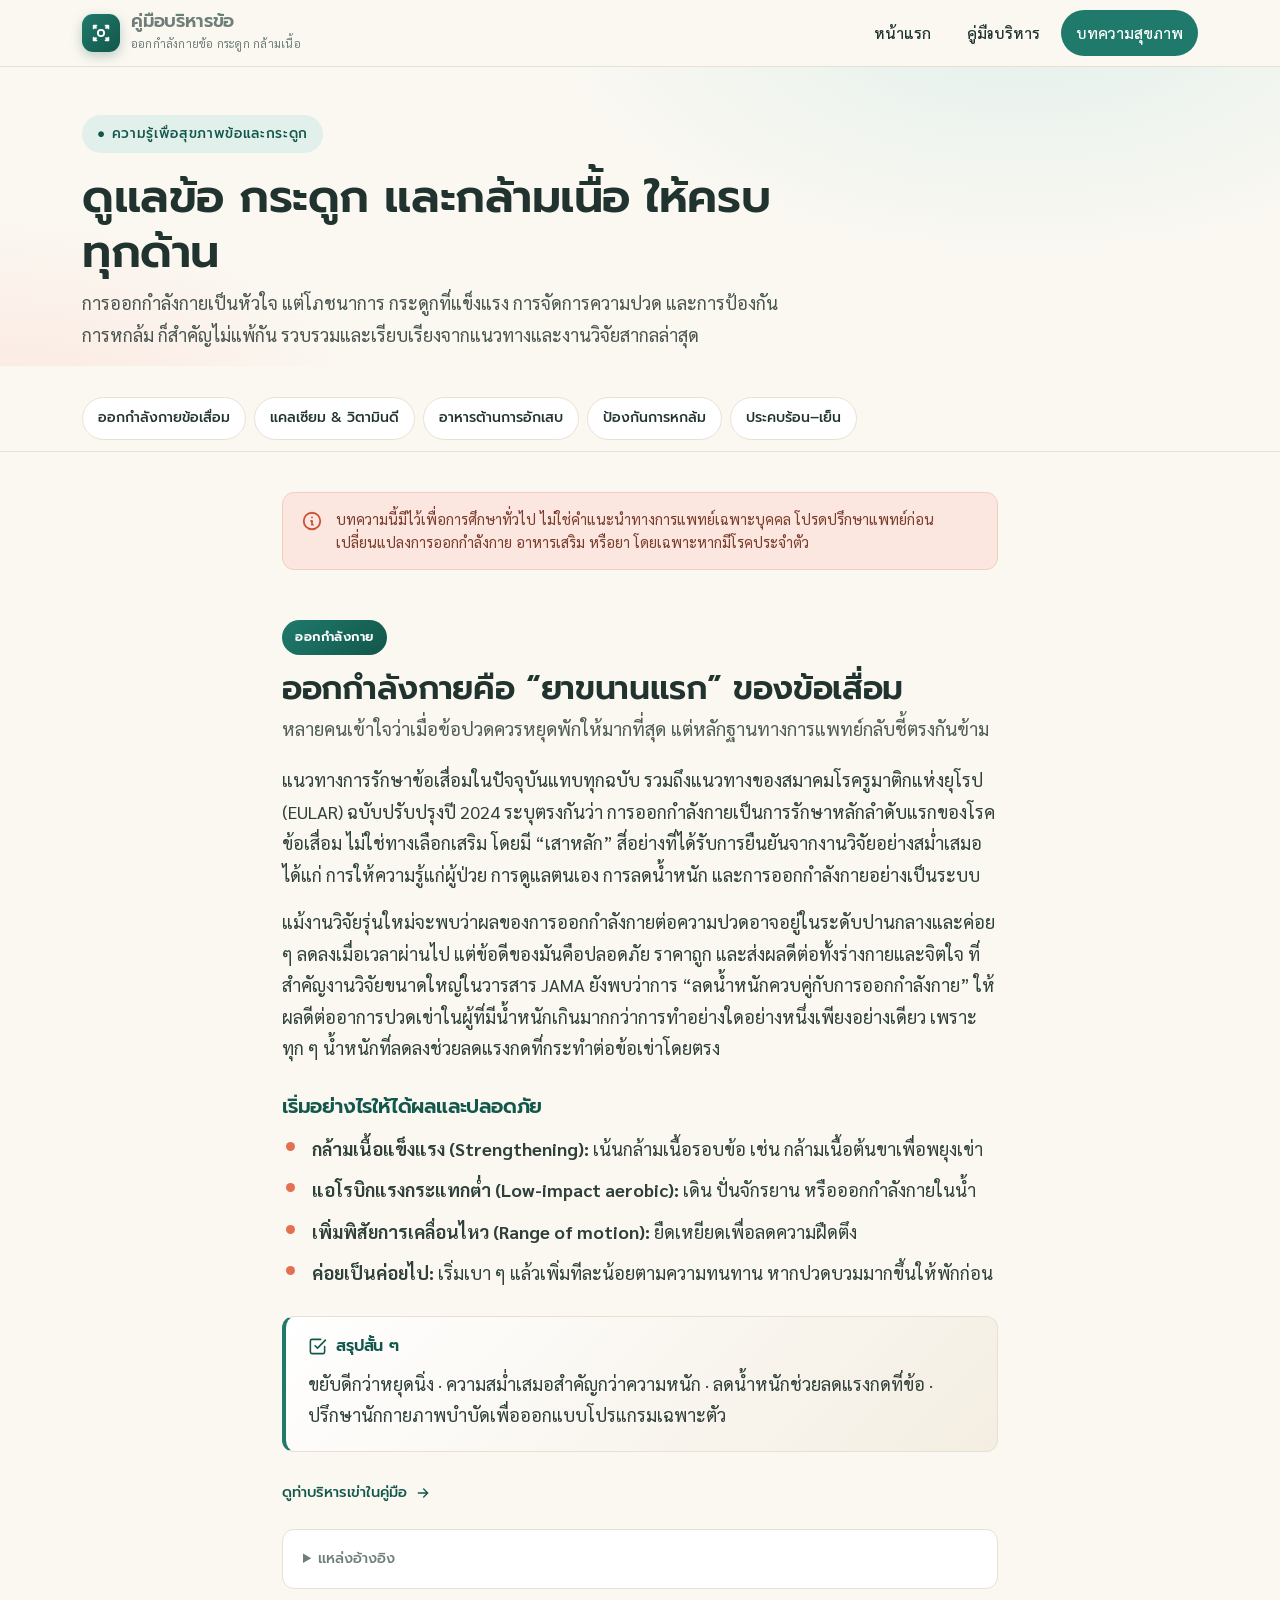
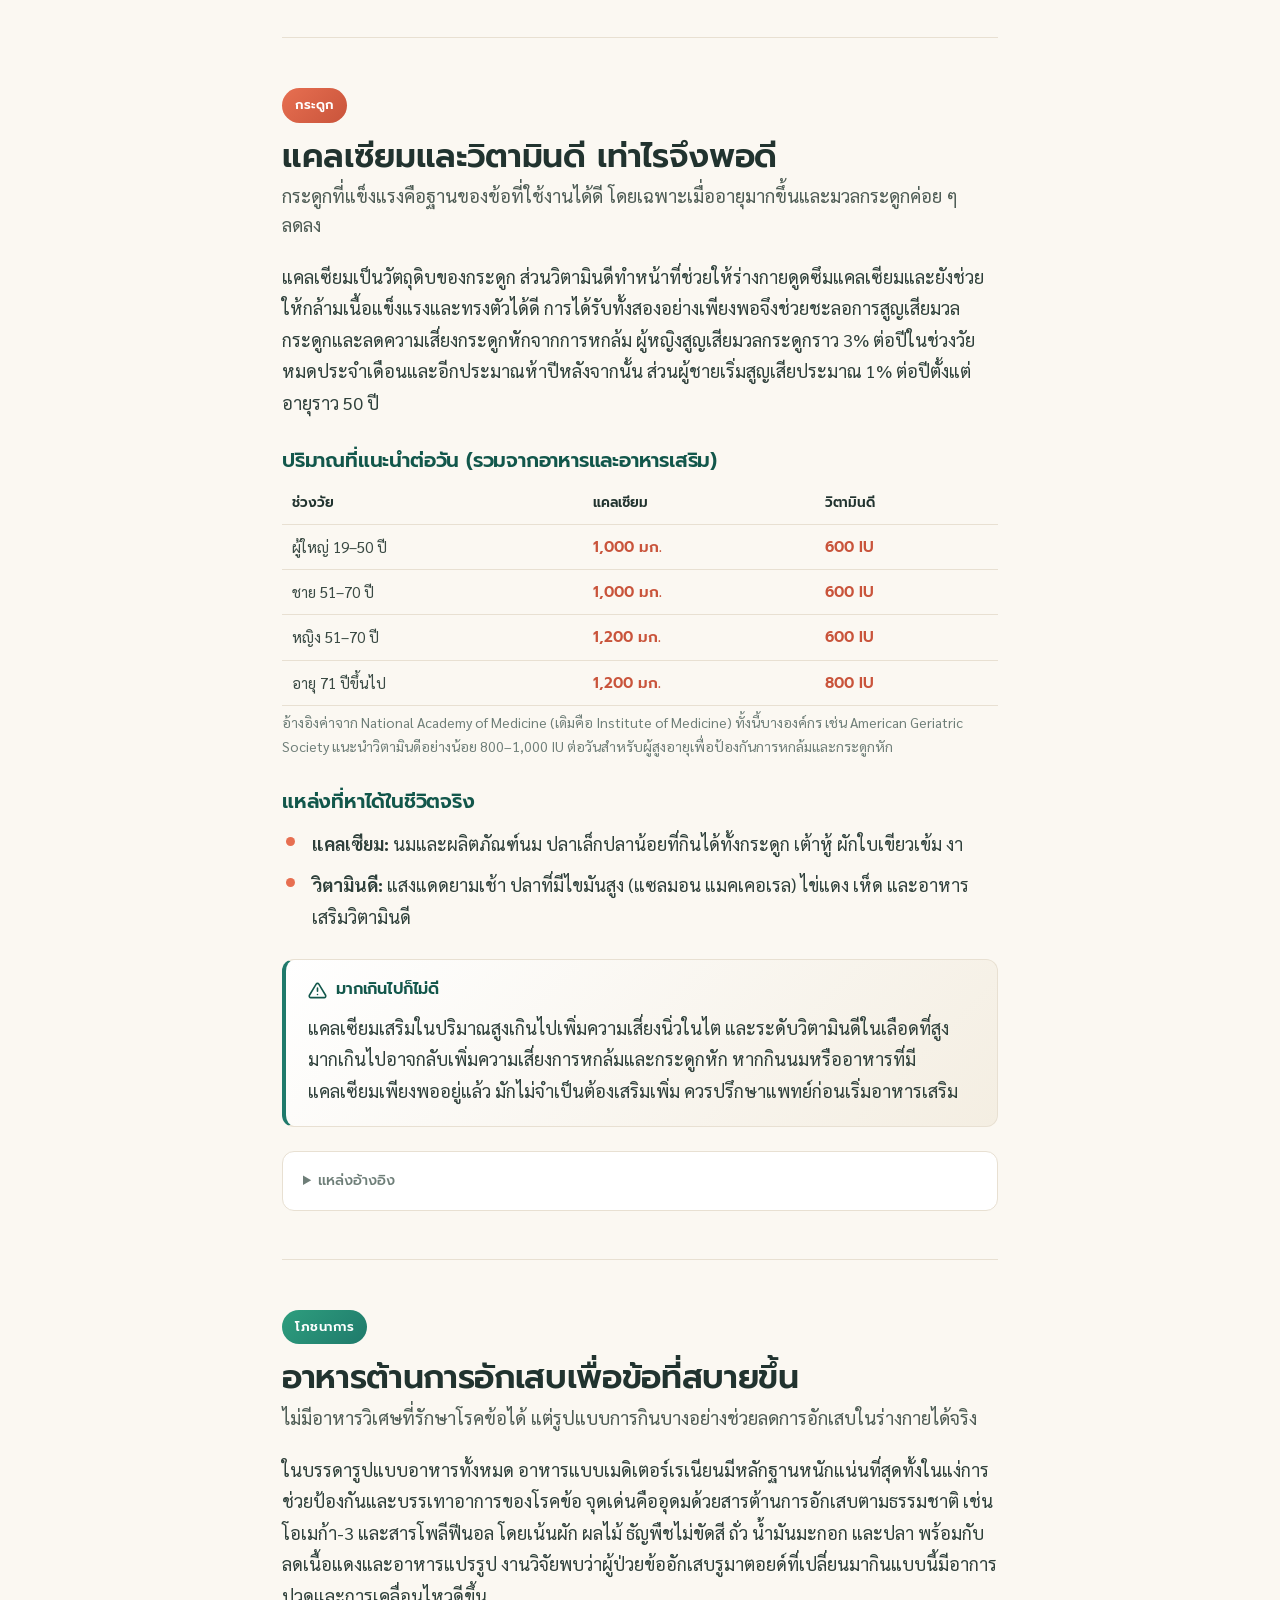
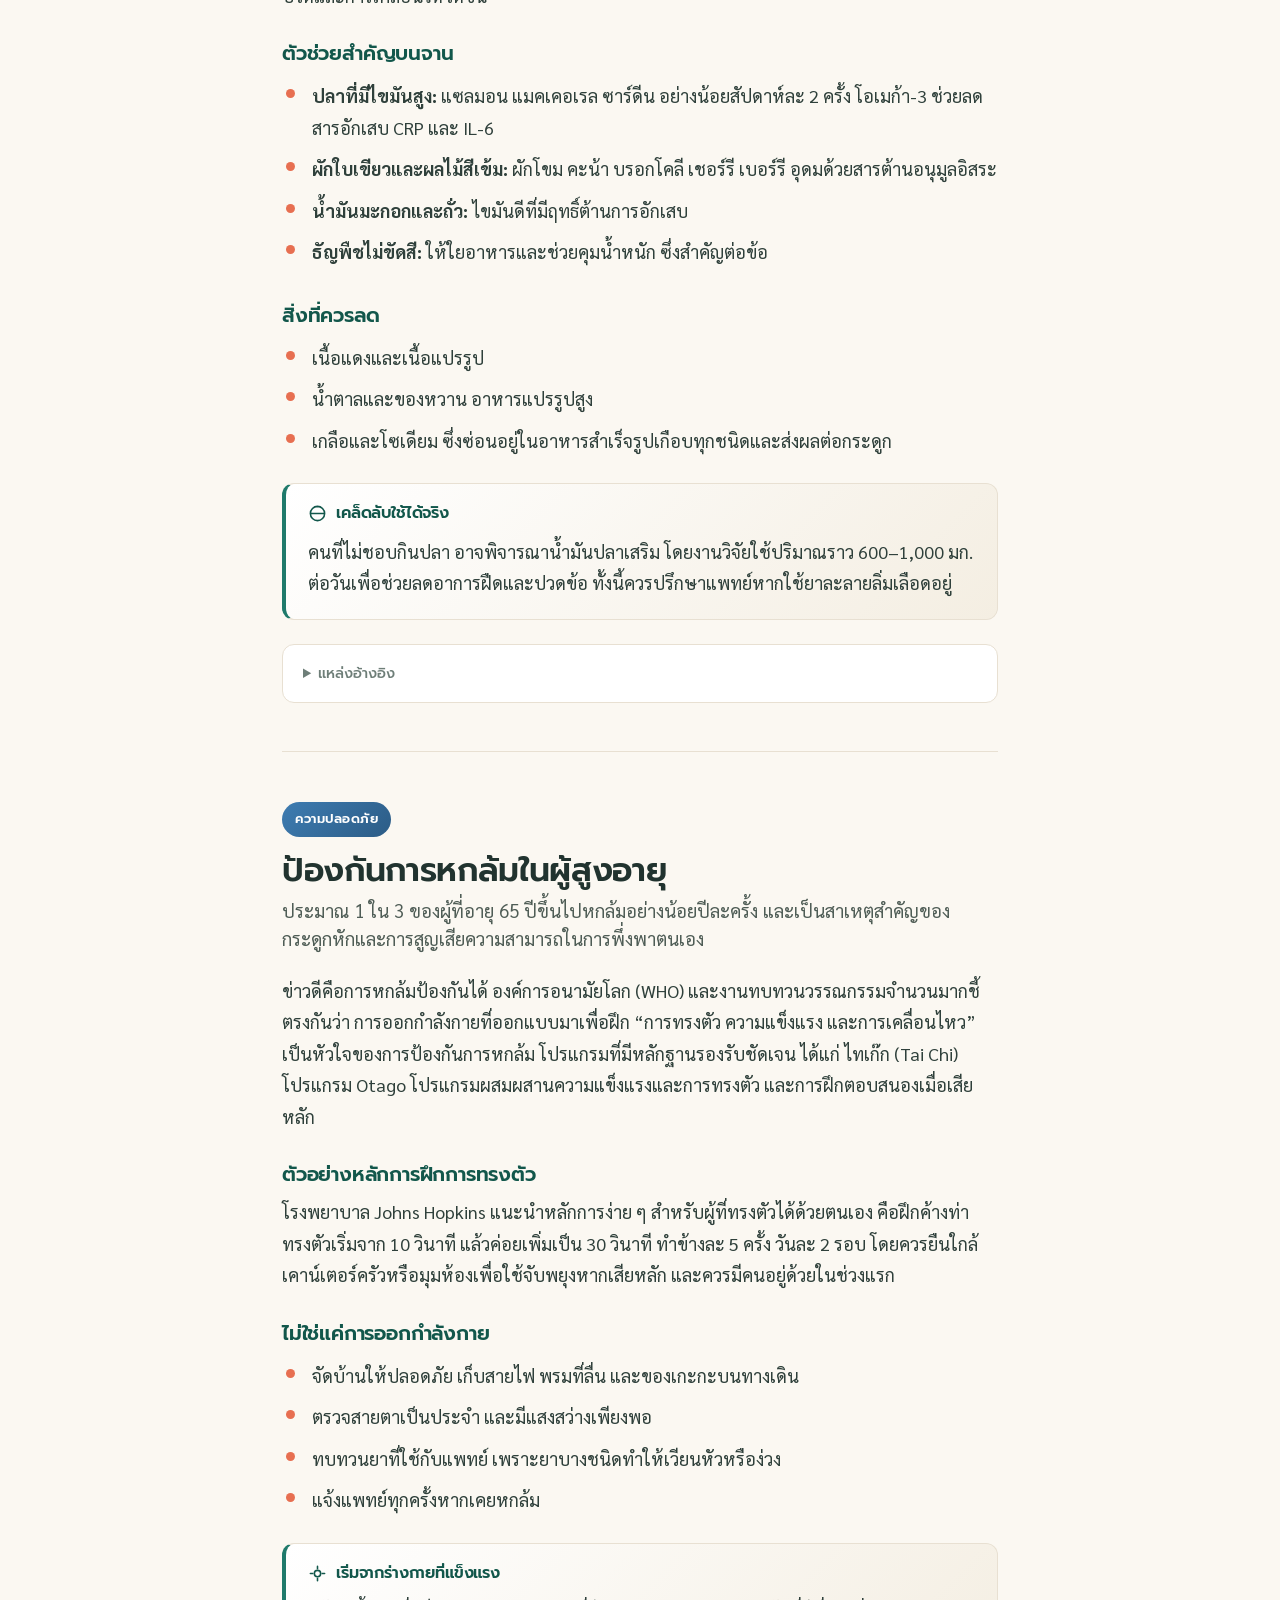
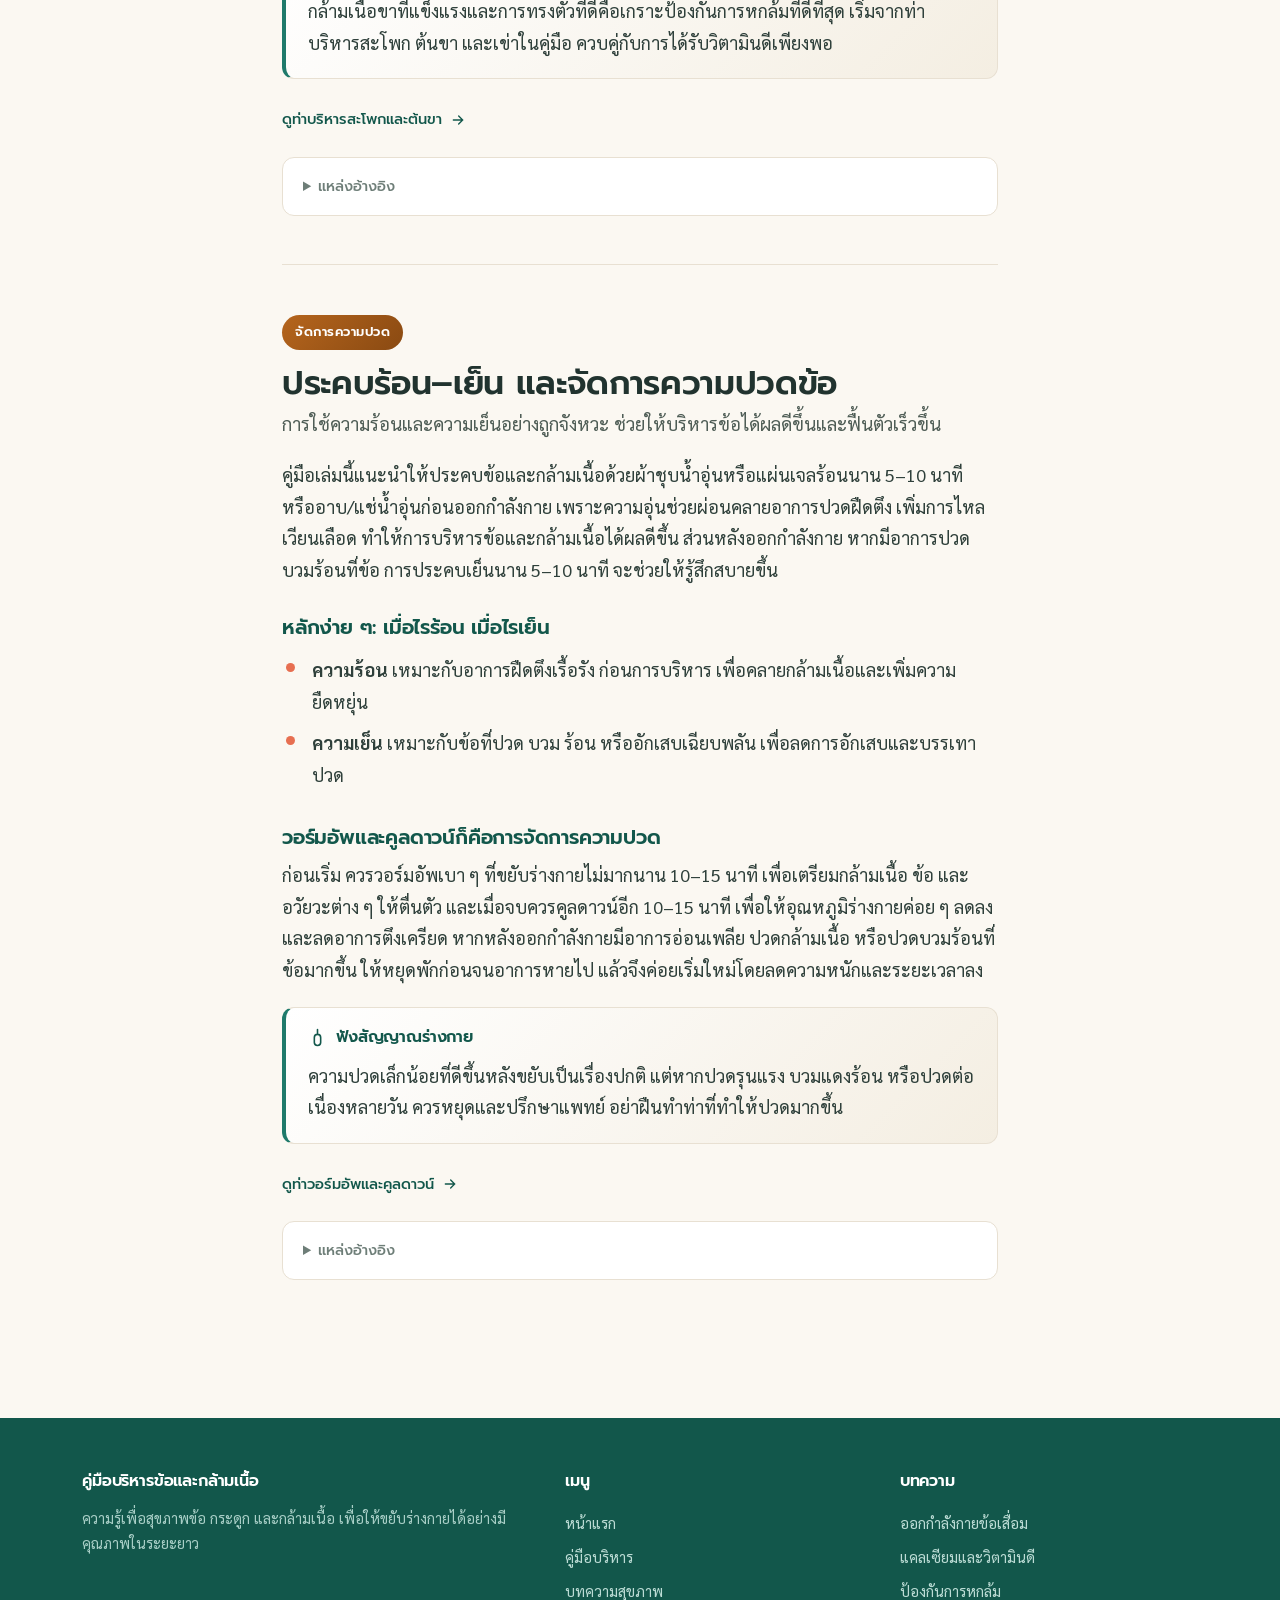
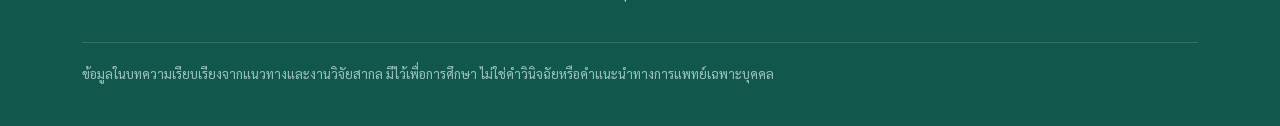
<file: health.html>
<!DOCTYPE html>
<html lang="th">
<head>
<meta charset="UTF-8">
<meta name="viewport" content="width=device-width, initial-scale=1.0">
<title>บทความสุขภาพ — ดูแลข้อ กระดูก และกล้ามเนื้อรอบด้าน</title>
<meta name="description" content="บทความสุขภาพข้อและกระดูก: ออกกำลังกายข้อเสื่อม แคลเซียมวิตามินดี อาหารต้านการอักเสบ ป้องกันการหกล้ม และการจัดการความปวด">
<link rel="preconnect" href="https://fonts.googleapis.com">
<link rel="preconnect" href="https://fonts.gstatic.com" crossorigin>
<link href="https://fonts.googleapis.com/css2?family=Prompt:wght@400;500;600;700&family=Sarabun:wght@300;400;500;600;700&display=swap" rel="stylesheet">
<link rel="stylesheet" href="style.css">
<style>
.hsplash{background:
   radial-gradient(800px 420px at 80% -20%,var(--primary-soft),transparent 60%),
   radial-gradient(640px 360px at 0% 120%,var(--accent-soft),transparent 60%);}
.hsplash .wrap{padding:48px 22px 10px}
.hsplash .eyebrow{display:inline-flex;align-items:center;gap:8px;font-family:"Prompt";font-weight:500;
  font-size:13.5px;letter-spacing:.05em;text-transform:uppercase;color:var(--primary-deep);
  background:var(--primary-soft);padding:7px 15px;border-radius:999px}
.hsplash h1{font-size:clamp(30px,4.6vw,46px);margin:16px 0 8px;max-width:16em}
.hsplash p{font-size:18px;color:#48564f;max-width:40em;margin:0 0 6px}

/* jump nav */
.jump{position:sticky;top:var(--header-h);z-index:30;background:rgba(251,248,242,.9);
  backdrop-filter:blur(10px);border-bottom:1px solid var(--line);margin-top:20px}
.jump .wrap{display:flex;gap:8px;overflow-x:auto;padding:11px 22px}
.jump a{white-space:nowrap;font-family:"Prompt";font-weight:500;font-size:14px;color:var(--ink);
  padding:8px 15px;border-radius:999px;border:1px solid var(--line);background:var(--surface);transition:.16s}
.jump a:hover{border-color:var(--primary);color:var(--primary-deep);background:var(--primary-soft)}

.articles{max-width:760px;margin:0 auto;padding:10px 22px}
.article{padding:48px 0;border-bottom:1px solid var(--line);scroll-margin-top:120px}
.article:last-child{border-bottom:none}
.a-tag{display:inline-flex;align-items:center;gap:8px;font-family:"Prompt";font-weight:600;font-size:13px;
  letter-spacing:.04em;text-transform:uppercase;color:#fff;padding:6px 13px;border-radius:999px}
.article h2{font-size:clamp(24px,3.4vw,33px);margin:14px 0 6px;line-height:1.18}
.article .dek{font-size:18.5px;color:#4f5d56;margin:0 0 22px;line-height:1.55}
.article p{margin:0 0 16px;color:#2f403b}
.article h3{font-size:20px;margin:30px 0 10px;color:var(--primary-deep)}
.article ul{margin:0 0 16px;padding-left:0;list-style:none}
.article ul li{position:relative;padding:5px 0 5px 30px;color:#2f403b}
.article ul li::before{content:"";position:absolute;left:4px;top:14px;width:9px;height:9px;border-radius:50%;
  background:var(--accent)}

.keybox{background:linear-gradient(135deg,#fff,var(--paper-2));border:1px solid var(--line);
  border-left:4px solid var(--primary);border-radius:var(--r-sm);padding:20px 22px;margin:22px 0}
.keybox h4{margin:0 0 12px;font-size:16px;color:var(--primary-deep);display:flex;align-items:center;gap:9px}
.keybox h4 svg{width:19px;height:19px;stroke:var(--primary-deep)}
.dosetable{width:100%;border-collapse:collapse;font-size:15px;margin:6px 0 4px}
.dosetable th,.dosetable td{text-align:left;padding:9px 10px;border-bottom:1px solid var(--line)}
.dosetable th{font-family:"Prompt";font-weight:600;color:var(--ink);font-size:13.5px}
.dosetable td:first-child{color:#3a4a44}
.dosetable td.v{font-family:"Prompt";font-weight:600;color:var(--accent-deep);white-space:nowrap}

.refs{margin-top:24px;background:var(--surface);border:1px solid var(--line);border-radius:var(--r-sm);padding:16px 20px}
.refs summary{cursor:pointer;font-family:"Prompt";font-weight:500;font-size:14.5px;color:var(--muted)}
.refs ol{margin:12px 0 2px;padding-left:20px;font-size:13.5px;color:#5a6862;line-height:1.6}
.refs a{color:var(--primary-deep);word-break:break-word}

.relguide{display:inline-flex;align-items:center;gap:8px;margin-top:6px;font-family:"Prompt";font-weight:500;
  font-size:14.5px;color:var(--primary-deep)}
.relguide svg{width:16px;height:16px}
</style>
</head>
<body>

<header class="site-header">
  <div class="wrap nav">
    <a class="brand" href="index.html">
      <span class="mark"><svg viewBox="0 0 24 24" fill="none" stroke="#fff" stroke-width="2" stroke-linecap="round" stroke-linejoin="round"><path d="M6.5 6.5 4 4M4 4v3M4 4h3"/><path d="M17.5 6.5 20 4M20 4v3M20 4h-3"/><path d="M6.5 17.5 4 20M4 20v-3M4 20h3"/><path d="M17.5 17.5 20 20M20 20v-3M20 20h-3"/><circle cx="12" cy="12" r="3.4"/></svg></span>
      <span><b>คู่มือบริหารข้อ</b><span>ออกกำลังกายข้อ กระดูก กล้ามเนื้อ</span></span>
    </a>
    <nav class="nav-links" id="navlinks">
      <a href="index.html">หน้าแรก</a>
      <a href="guide.html">คู่มือบริหาร</a>
      <a href="health.html" class="active">บทความสุขภาพ</a>
    </nav>
    <button class="nav-toggle" id="navtoggle" aria-label="เปิดเมนู">
      <svg viewBox="0 0 24 24" fill="none" stroke-width="2" stroke-linecap="round"><path d="M4 7h16M4 12h16M4 17h16"/></svg>
    </button>
  </div>
</header>

<section class="hsplash">
  <div class="wrap">
    <span class="eyebrow">● ความรู้เพื่อสุขภาพข้อและกระดูก</span>
    <h1>ดูแลข้อ กระดูก และกล้ามเนื้อ ให้ครบทุกด้าน</h1>
    <p>การออกกำลังกายเป็นหัวใจ แต่โภชนาการ กระดูกที่แข็งแรง การจัดการความปวด และการป้องกันการหกล้ม ก็สำคัญไม่แพ้กัน รวบรวมและเรียบเรียงจากแนวทางและงานวิจัยสากลล่าสุด</p>
  </div>
</section>

<nav class="jump">
  <div class="wrap">
    <a href="#oa-exercise">ออกกำลังกายข้อเสื่อม</a>
    <a href="#bone">แคลเซียม &amp; วิตามินดี</a>
    <a href="#diet">อาหารต้านการอักเสบ</a>
    <a href="#falls">ป้องกันการหกล้ม</a>
    <a href="#pain">ประคบร้อน–เย็น</a>
  </div>
</nav>

<div class="articles">

  <div class="med-note" style="margin-top:30px">
    <svg viewBox="0 0 24 24" fill="none" stroke-width="2" stroke-linecap="round" stroke-linejoin="round"><circle cx="12" cy="12" r="9"/><path d="M12 8h0M11 12h1v4h1"/></svg>
    <div>บทความนี้มีไว้เพื่อการศึกษาทั่วไป ไม่ใช่คำแนะนำทางการแพทย์เฉพาะบุคคล โปรดปรึกษาแพทย์ก่อนเปลี่ยนแปลงการออกกำลังกาย อาหารเสริม หรือยา โดยเฉพาะหากมีโรคประจำตัว</div>
  </div>

  <!-- ARTICLE 1 -->
  <article class="article" id="oa-exercise">
    <span class="a-tag" style="background:linear-gradient(135deg,#1F7A6B,#12574B)">ออกกำลังกาย</span>
    <h2>ออกกำลังกายคือ “ยาขนานแรก” ของข้อเสื่อม</h2>
    <p class="dek">หลายคนเข้าใจว่าเมื่อข้อปวดควรหยุดพักให้มากที่สุด แต่หลักฐานทางการแพทย์กลับชี้ตรงกันข้าม</p>

    <p>แนวทางการรักษาข้อเสื่อมในปัจจุบันแทบทุกฉบับ รวมถึงแนวทางของสมาคมโรครูมาติกแห่งยุโรป (EULAR) ฉบับปรับปรุงปี 2024 ระบุตรงกันว่า การออกกำลังกายเป็นการรักษาหลักลำดับแรกของโรคข้อเสื่อม ไม่ใช่ทางเลือกเสริม โดยมี “เสาหลัก” สี่อย่างที่ได้รับการยืนยันจากงานวิจัยอย่างสม่ำเสมอ ได้แก่ การให้ความรู้แก่ผู้ป่วย การดูแลตนเอง การลดน้ำหนัก และการออกกำลังกายอย่างเป็นระบบ</p>

    <p>แม้งานวิจัยรุ่นใหม่จะพบว่าผลของการออกกำลังกายต่อความปวดอาจอยู่ในระดับปานกลางและค่อย ๆ ลดลงเมื่อเวลาผ่านไป แต่ข้อดีของมันคือปลอดภัย ราคาถูก และส่งผลดีต่อทั้งร่างกายและจิตใจ ที่สำคัญงานวิจัยขนาดใหญ่ในวารสาร JAMA ยังพบว่าการ “ลดน้ำหนักควบคู่กับการออกกำลังกาย” ให้ผลดีต่ออาการปวดเข่าในผู้ที่มีน้ำหนักเกินมากกว่าการทำอย่างใดอย่างหนึ่งเพียงอย่างเดียว เพราะทุก ๆ น้ำหนักที่ลดลงช่วยลดแรงกดที่กระทำต่อข้อเข่าโดยตรง</p>

    <h3>เริ่มอย่างไรให้ได้ผลและปลอดภัย</h3>
    <ul>
      <li><b>กล้ามเนื้อแข็งแรง (Strengthening):</b> เน้นกล้ามเนื้อรอบข้อ เช่น กล้ามเนื้อต้นขาเพื่อพยุงเข่า</li>
      <li><b>แอโรบิกแรงกระแทกต่ำ (Low-impact aerobic):</b> เดิน ปั่นจักรยาน หรือออกกำลังกายในน้ำ</li>
      <li><b>เพิ่มพิสัยการเคลื่อนไหว (Range of motion):</b> ยืดเหยียดเพื่อลดความฝืดตึง</li>
      <li><b>ค่อยเป็นค่อยไป:</b> เริ่มเบา ๆ แล้วเพิ่มทีละน้อยตามความทนทาน หากปวดบวมมากขึ้นให้พักก่อน</li>
    </ul>

    <div class="keybox">
      <h4><svg viewBox="0 0 24 24" fill="none" stroke-width="2" stroke-linecap="round" stroke-linejoin="round"><path d="M9 11l3 3L22 4"/><path d="M21 12v7a2 2 0 0 1-2 2H5a2 2 0 0 1-2-2V5a2 2 0 0 1 2-2h11"/></svg>สรุปสั้น ๆ</h4>
      <p style="margin:0">ขยับดีกว่าหยุดนิ่ง · ความสม่ำเสมอสำคัญกว่าความหนัก · ลดน้ำหนักช่วยลดแรงกดที่ข้อ · ปรึกษานักกายภาพบำบัดเพื่อออกแบบโปรแกรมเฉพาะตัว</p>
    </div>
    <a class="relguide" href="guide.html#knee">ดูท่าบริหารเข่าในคู่มือ
      <svg viewBox="0 0 24 24" fill="none" stroke="currentColor" stroke-width="2" stroke-linecap="round"><path d="M5 12h14M13 6l6 6-6 6"/></svg></a>

    <details class="refs"><summary>แหล่งอ้างอิง</summary>
      <ol>
        <li>Osteoarthritis Year In Review 2024: Rehabilitation and outcomes. Osteoarthritis and Cartilage. <a href="https://www.oarsijournal.com/article/S1063-4584(24)01323-2/fulltext">oarsijournal.com</a></li>
        <li>Nonoperative Management Recommendations for Knee Osteoarthritis. PMC. <a href="https://pmc.ncbi.nlm.nih.gov/articles/PMC12660514/">pmc.ncbi.nlm.nih.gov</a></li>
        <li>Messier SP, et al. Effect of diet and exercise on knee pain in patients with osteoarthritis and overweight or obesity. JAMA. 2022;328:2242–2251.</li>
        <li>Osteoarthritis of the Knee Clinical Care Standard 2024. <a href="https://www.safetyandquality.gov.au/sites/default/files/2024-08/osteoarthritis-knee-clinical-care-standard-2024.pdf">safetyandquality.gov.au</a></li>
      </ol>
    </details>
  </article>

  <!-- ARTICLE 2 -->
  <article class="article" id="bone">
    <span class="a-tag" style="background:linear-gradient(135deg,#E76F51,#C9543B)">กระดูก</span>
    <h2>แคลเซียมและวิตามินดี เท่าไรจึงพอดี</h2>
    <p class="dek">กระดูกที่แข็งแรงคือฐานของข้อที่ใช้งานได้ดี โดยเฉพาะเมื่ออายุมากขึ้นและมวลกระดูกค่อย ๆ ลดลง</p>

    <p>แคลเซียมเป็นวัตถุดิบของกระดูก ส่วนวิตามินดีทำหน้าที่ช่วยให้ร่างกายดูดซึมแคลเซียมและยังช่วยให้กล้ามเนื้อแข็งแรงและทรงตัวได้ดี การได้รับทั้งสองอย่างเพียงพอจึงช่วยชะลอการสูญเสียมวลกระดูกและลดความเสี่ยงกระดูกหักจากการหกล้ม ผู้หญิงสูญเสียมวลกระดูกราว 3% ต่อปีในช่วงวัยหมดประจำเดือนและอีกประมาณห้าปีหลังจากนั้น ส่วนผู้ชายเริ่มสูญเสียประมาณ 1% ต่อปีตั้งแต่อายุราว 50 ปี</p>

    <h3>ปริมาณที่แนะนำต่อวัน (รวมจากอาหารและอาหารเสริม)</h3>
    <table class="dosetable">
      <thead><tr><th>ช่วงวัย</th><th>แคลเซียม</th><th>วิตามินดี</th></tr></thead>
      <tbody>
        <tr><td>ผู้ใหญ่ 19–50 ปี</td><td class="v">1,000 มก.</td><td class="v">600 IU</td></tr>
        <tr><td>ชาย 51–70 ปี</td><td class="v">1,000 มก.</td><td class="v">600 IU</td></tr>
        <tr><td>หญิง 51–70 ปี</td><td class="v">1,200 มก.</td><td class="v">600 IU</td></tr>
        <tr><td>อายุ 71 ปีขึ้นไป</td><td class="v">1,200 มก.</td><td class="v">800 IU</td></tr>
      </tbody>
    </table>
    <p style="font-size:14px;color:var(--muted);margin-top:4px">อ้างอิงค่าจาก National Academy of Medicine (เดิมคือ Institute of Medicine) ทั้งนี้บางองค์กร เช่น American Geriatric Society แนะนำวิตามินดีอย่างน้อย 800–1,000 IU ต่อวันสำหรับผู้สูงอายุเพื่อป้องกันการหกล้มและกระดูกหัก</p>

    <h3>แหล่งที่หาได้ในชีวิตจริง</h3>
    <ul>
      <li><b>แคลเซียม:</b> นมและผลิตภัณฑ์นม ปลาเล็กปลาน้อยที่กินได้ทั้งกระดูก เต้าหู้ ผักใบเขียวเข้ม งา</li>
      <li><b>วิตามินดี:</b> แสงแดดยามเช้า ปลาที่มีไขมันสูง (แซลมอน แมคเคอเรล) ไข่แดง เห็ด และอาหารเสริมวิตามินดี</li>
    </ul>

    <div class="keybox">
      <h4><svg viewBox="0 0 24 24" fill="none" stroke-width="2" stroke-linecap="round" stroke-linejoin="round"><path d="M12 9v4M12 17h0"/><path d="M10.3 3.9 1.8 18a2 2 0 0 0 1.7 3h17a2 2 0 0 0 1.7-3L13.7 3.9a2 2 0 0 0-3.4 0Z"/></svg>มากเกินไปก็ไม่ดี</h4>
      <p style="margin:0">แคลเซียมเสริมในปริมาณสูงเกินไปเพิ่มความเสี่ยงนิ่วในไต และระดับวิตามินดีในเลือดที่สูงมากเกินไปอาจกลับเพิ่มความเสี่ยงการหกล้มและกระดูกหัก หากกินนมหรืออาหารที่มีแคลเซียมเพียงพออยู่แล้ว มักไม่จำเป็นต้องเสริมเพิ่ม ควรปรึกษาแพทย์ก่อนเริ่มอาหารเสริม</p>
    </div>

    <details class="refs"><summary>แหล่งอ้างอิง</summary>
      <ol>
        <li>U.S. Preventive Services Task Force. Vitamin D, Calcium, or Combined Supplementation. <a href="https://www.uspreventiveservicestaskforce.org/uspstf/recommendation/vitamin-d-calcium-or-combined-supplementation-for-the-primary-prevention-of-fractures-in-adults-preventive-medication">uspreventiveservicestaskforce.org</a></li>
        <li>NIAMS. Calcium and Vitamin D: Important for Bone Health. <a href="https://www.niams.nih.gov/health-topics/calcium-and-vitamin-d-important-bone-health">niams.nih.gov</a></li>
        <li>What Older Adults Should Know About Calcium and Vitamin D (Tufts/HealthDay, 2025). <a href="https://www.powershealth.org/about-us/newsroom/health-library/2025/12/20/what-older-adults-should-know-about-calcium-and-vitamin-d">powershealth.org</a></li>
      </ol>
    </details>
  </article>

  <!-- ARTICLE 3 -->
  <article class="article" id="diet">
    <span class="a-tag" style="background:linear-gradient(135deg,#2E9E7E,#1F7A6B)">โภชนาการ</span>
    <h2>อาหารต้านการอักเสบเพื่อข้อที่สบายขึ้น</h2>
    <p class="dek">ไม่มีอาหารวิเศษที่รักษาโรคข้อได้ แต่รูปแบบการกินบางอย่างช่วยลดการอักเสบในร่างกายได้จริง</p>

    <p>ในบรรดารูปแบบอาหารทั้งหมด อาหารแบบเมดิเตอร์เรเนียนมีหลักฐานหนักแน่นที่สุดทั้งในแง่การช่วยป้องกันและบรรเทาอาการของโรคข้อ จุดเด่นคืออุดมด้วยสารต้านการอักเสบตามธรรมชาติ เช่น โอเมก้า-3 และสารโพลีฟีนอล โดยเน้นผัก ผลไม้ ธัญพืชไม่ขัดสี ถั่ว น้ำมันมะกอก และปลา พร้อมกับลดเนื้อแดงและอาหารแปรรูป งานวิจัยพบว่าผู้ป่วยข้ออักเสบรูมาตอยด์ที่เปลี่ยนมากินแบบนี้มีอาการปวดและการเคลื่อนไหวดีขึ้น</p>

    <h3>ตัวช่วยสำคัญบนจาน</h3>
    <ul>
      <li><b>ปลาที่มีไขมันสูง:</b> แซลมอน แมคเคอเรล ซาร์ดีน อย่างน้อยสัปดาห์ละ 2 ครั้ง โอเมก้า-3 ช่วยลดสารอักเสบ CRP และ IL-6</li>
      <li><b>ผักใบเขียวและผลไม้สีเข้ม:</b> ผักโขม คะน้า บรอกโคลี เชอร์รี เบอร์รี อุดมด้วยสารต้านอนุมูลอิสระ</li>
      <li><b>น้ำมันมะกอกและถั่ว:</b> ไขมันดีที่มีฤทธิ์ต้านการอักเสบ</li>
      <li><b>ธัญพืชไม่ขัดสี:</b> ให้ใยอาหารและช่วยคุมน้ำหนัก ซึ่งสำคัญต่อข้อ</li>
    </ul>

    <h3>สิ่งที่ควรลด</h3>
    <ul>
      <li>เนื้อแดงและเนื้อแปรรูป</li>
      <li>น้ำตาลและของหวาน อาหารแปรรูปสูง</li>
      <li>เกลือและโซเดียม ซึ่งซ่อนอยู่ในอาหารสำเร็จรูปเกือบทุกชนิดและส่งผลต่อกระดูก</li>
    </ul>

    <div class="keybox">
      <h4><svg viewBox="0 0 24 24" fill="none" stroke-width="2" stroke-linecap="round" stroke-linejoin="round"><path d="M3 12h18M12 3a9 9 0 0 1 0 18M12 3a9 9 0 0 0 0 18"/></svg>เคล็ดลับใช้ได้จริง</h4>
      <p style="margin:0">คนที่ไม่ชอบกินปลา อาจพิจารณาน้ำมันปลาเสริม โดยงานวิจัยใช้ปริมาณราว 600–1,000 มก. ต่อวันเพื่อช่วยลดอาการฝืดและปวดข้อ ทั้งนี้ควรปรึกษาแพทย์หากใช้ยาละลายลิ่มเลือดอยู่</p>
    </div>

    <details class="refs"><summary>แหล่งอ้างอิง</summary>
      <ol>
        <li>Arthritis Foundation. The Ultimate Arthritis Diet. <a href="https://www.arthritis.org/health-wellness/healthy-living/nutrition/anti-inflammatory/the-ultimate-arthritis-diet">arthritis.org</a></li>
        <li>Effect of Anti-Inflammatory Diets on Pain in Rheumatoid Arthritis: Systematic Review &amp; Meta-Analysis. PMC. <a href="https://www.ncbi.nlm.nih.gov/pmc/articles/PMC8706441/">ncbi.nlm.nih.gov</a></li>
        <li>Mass General Brigham. Anti-inflammatory Foods for Arthritis and Joint Pain. <a href="https://www.massgeneralbrigham.org/en/about/newsroom/articles/diet-arthritis-joint-pain">massgeneralbrigham.org</a></li>
      </ol>
    </details>
  </article>

  <!-- ARTICLE 4 -->
  <article class="article" id="falls">
    <span class="a-tag" style="background:linear-gradient(135deg,#3E7CB1,#2C5C86)">ความปลอดภัย</span>
    <h2>ป้องกันการหกล้มในผู้สูงอายุ</h2>
    <p class="dek">ประมาณ 1 ใน 3 ของผู้ที่อายุ 65 ปีขึ้นไปหกล้มอย่างน้อยปีละครั้ง และเป็นสาเหตุสำคัญของกระดูกหักและการสูญเสียความสามารถในการพึ่งพาตนเอง</p>

    <p>ข่าวดีคือการหกล้มป้องกันได้ องค์การอนามัยโลก (WHO) และงานทบทวนวรรณกรรมจำนวนมากชี้ตรงกันว่า การออกกำลังกายที่ออกแบบมาเพื่อฝึก “การทรงตัว ความแข็งแรง และการเคลื่อนไหว” เป็นหัวใจของการป้องกันการหกล้ม โปรแกรมที่มีหลักฐานรองรับชัดเจน ได้แก่ ไทเก๊ก (Tai Chi) โปรแกรม Otago โปรแกรมผสมผสานความแข็งแรงและการทรงตัว และการฝึกตอบสนองเมื่อเสียหลัก</p>

    <h3>ตัวอย่างหลักการฝึกการทรงตัว</h3>
    <p>โรงพยาบาล Johns Hopkins แนะนำหลักการง่าย ๆ สำหรับผู้ที่ทรงตัวได้ด้วยตนเอง คือฝึกค้างท่าทรงตัวเริ่มจาก 10 วินาที แล้วค่อยเพิ่มเป็น 30 วินาที ทำข้างละ 5 ครั้ง วันละ 2 รอบ โดยควรยืนใกล้เคาน์เตอร์ครัวหรือมุมห้องเพื่อใช้จับพยุงหากเสียหลัก และควรมีคนอยู่ด้วยในช่วงแรก</p>

    <h3>ไม่ใช่แค่การออกกำลังกาย</h3>
    <ul>
      <li>จัดบ้านให้ปลอดภัย เก็บสายไฟ พรมที่ลื่น และของเกะกะบนทางเดิน</li>
      <li>ตรวจสายตาเป็นประจำ และมีแสงสว่างเพียงพอ</li>
      <li>ทบทวนยาที่ใช้กับแพทย์ เพราะยาบางชนิดทำให้เวียนหัวหรือง่วง</li>
      <li>แจ้งแพทย์ทุกครั้งหากเคยหกล้ม</li>
    </ul>

    <div class="keybox">
      <h4><svg viewBox="0 0 24 24" fill="none" stroke-width="2" stroke-linecap="round" stroke-linejoin="round"><path d="M12 3v3M12 18v3M3 12h3M18 12h3"/><circle cx="12" cy="12" r="4"/></svg>เริ่มจากร่างกายที่แข็งแรง</h4>
      <p style="margin:0">กล้ามเนื้อขาที่แข็งแรงและการทรงตัวที่ดีคือเกราะป้องกันการหกล้มที่ดีที่สุด เริ่มจากท่าบริหารสะโพก ต้นขา และเข่าในคู่มือ ควบคู่กับการได้รับวิตามินดีเพียงพอ</p>
    </div>
    <a class="relguide" href="guide.html#hip">ดูท่าบริหารสะโพกและต้นขา
      <svg viewBox="0 0 24 24" fill="none" stroke="currentColor" stroke-width="2" stroke-linecap="round"><path d="M5 12h14M13 6l6 6-6 6"/></svg></a>

    <details class="refs"><summary>แหล่งอ้างอิง</summary>
      <ol>
        <li>Effectiveness of Balance- and Strength-Based Exercise Interventions for Fall Prevention. Life. 2025. <a href="https://pmc.ncbi.nlm.nih.gov/articles/PMC12842942/">pmc.ncbi.nlm.nih.gov</a></li>
        <li>Johns Hopkins Medicine. Fall Prevention: Balance and Strength Exercises for Older Adults. <a href="https://www.hopkinsmedicine.org/health/wellness-and-prevention/fall-prevention-exercises">hopkinsmedicine.org</a></li>
      </ol>
    </details>
  </article>

  <!-- ARTICLE 5 -->
  <article class="article" id="pain">
    <span class="a-tag" style="background:linear-gradient(135deg,#B5651D,#8A4A12)">จัดการความปวด</span>
    <h2>ประคบร้อน–เย็น และจัดการความปวดข้อ</h2>
    <p class="dek">การใช้ความร้อนและความเย็นอย่างถูกจังหวะ ช่วยให้บริหารข้อได้ผลดีขึ้นและฟื้นตัวเร็วขึ้น</p>

    <p>คู่มือเล่มนี้แนะนำให้ประคบข้อและกล้ามเนื้อด้วยผ้าชุบน้ำอุ่นหรือแผ่นเจลร้อนนาน 5–10 นาที หรืออาบ/แช่น้ำอุ่นก่อนออกกำลังกาย เพราะความอุ่นช่วยผ่อนคลายอาการปวดฝืดตึง เพิ่มการไหลเวียนเลือด ทำให้การบริหารข้อและกล้ามเนื้อได้ผลดีขึ้น ส่วนหลังออกกำลังกาย หากมีอาการปวดบวมร้อนที่ข้อ การประคบเย็นนาน 5–10 นาที จะช่วยให้รู้สึกสบายขึ้น</p>

    <h3>หลักง่าย ๆ: เมื่อไรร้อน เมื่อไรเย็น</h3>
    <ul>
      <li><b>ความร้อน</b> เหมาะกับอาการฝืดตึงเรื้อรัง ก่อนการบริหาร เพื่อคลายกล้ามเนื้อและเพิ่มความยืดหยุ่น</li>
      <li><b>ความเย็น</b> เหมาะกับข้อที่ปวด บวม ร้อน หรืออักเสบเฉียบพลัน เพื่อลดการอักเสบและบรรเทาปวด</li>
    </ul>

    <h3>วอร์มอัพและคูลดาวน์ก็คือการจัดการความปวด</h3>
    <p>ก่อนเริ่ม ควรวอร์มอัพเบา ๆ ที่ขยับร่างกายไม่มากนาน 10–15 นาที เพื่อเตรียมกล้ามเนื้อ ข้อ และอวัยวะต่าง ๆ ให้ตื่นตัว และเมื่อจบควรคูลดาวน์อีก 10–15 นาที เพื่อให้อุณหภูมิร่างกายค่อย ๆ ลดลงและลดอาการตึงเครียด หากหลังออกกำลังกายมีอาการอ่อนเพลีย ปวดกล้ามเนื้อ หรือปวดบวมร้อนที่ข้อมากขึ้น ให้หยุดพักก่อนจนอาการหายไป แล้วจึงค่อยเริ่มใหม่โดยลดความหนักและระยะเวลาลง</p>

    <div class="keybox">
      <h4><svg viewBox="0 0 24 24" fill="none" stroke-width="2" stroke-linecap="round" stroke-linejoin="round"><path d="M12 2v6M12 8a4 4 0 0 1 4 4v6a4 4 0 0 1-8 0v-6a4 4 0 0 1 4-4Z"/></svg>ฟังสัญญาณร่างกาย</h4>
      <p style="margin:0">ความปวดเล็กน้อยที่ดีขึ้นหลังขยับเป็นเรื่องปกติ แต่หากปวดรุนแรง บวมแดงร้อน หรือปวดต่อเนื่องหลายวัน ควรหยุดและปรึกษาแพทย์ อย่าฝืนทำท่าที่ทำให้ปวดมากขึ้น</p>
    </div>
    <a class="relguide" href="guide.html#warmup">ดูท่าวอร์มอัพและคูลดาวน์
      <svg viewBox="0 0 24 24" fill="none" stroke="currentColor" stroke-width="2" stroke-linecap="round"><path d="M5 12h14M13 6l6 6-6 6"/></svg></a>

    <details class="refs"><summary>แหล่งอ้างอิง</summary>
      <ol>
        <li>เรียบเรียงจากคำนำของหนังสือ “การออกกำลังกายและฝึกบริหารข้อและกล้ามเนื้อ” โดย นพ.ไพจิตต์ อัศวธนบดี และ นพ.อนวรรถ ซื่อสุวรรณ</li>
        <li>หลักการประคบร้อน–เย็นทั่วไปสำหรับโรคข้อและกล้ามเนื้อ</li>
      </ol>
    </details>
  </article>

</div>

<footer class="site-footer">
  <div class="wrap">
    <div class="foot-grid">
      <div>
        <h4>คู่มือบริหารข้อและกล้ามเนื้อ</h4>
        <p>ความรู้เพื่อสุขภาพข้อ กระดูก และกล้ามเนื้อ เพื่อให้ขยับร่างกายได้อย่างมีคุณภาพในระยะยาว</p>
      </div>
      <div>
        <h4>เมนู</h4>
        <a href="index.html">หน้าแรก</a>
        <a href="guide.html">คู่มือบริหาร</a>
        <a href="health.html">บทความสุขภาพ</a>
      </div>
      <div>
        <h4>บทความ</h4>
        <a href="#oa-exercise">ออกกำลังกายข้อเสื่อม</a>
        <a href="#bone">แคลเซียมและวิตามินดี</a>
        <a href="#falls">ป้องกันการหกล้ม</a>
      </div>
    </div>
    <div class="foot-note">ข้อมูลในบทความเรียบเรียงจากแนวทางและงานวิจัยสากล มีไว้เพื่อการศึกษา ไม่ใช่คำวินิจฉัยหรือคำแนะนำทางการแพทย์เฉพาะบุคคล</div>
  </div>
</footer>

<script>
document.getElementById('navtoggle').addEventListener('click',()=>document.getElementById('navlinks').classList.toggle('open'));
</script>

<!-- เมนูด้านล่าง: กดกลับหน้าแรกได้ง่ายทุกหน้า -->
<nav class="bottomnav" aria-label="เมนูหลัก">
  <a href="index.html">
    <svg viewBox="0 0 24 24" fill="none" stroke-linecap="round" stroke-linejoin="round"><path d="M3 11l9-8 9 8M5 10v10h5v-6h4v6h5V10"/></svg>
    <span>หน้าแรก</span>
  </a>
  <a href="guide.html">
    <svg viewBox="0 0 24 24" fill="none" stroke-linecap="round" stroke-linejoin="round"><path d="M4 5a2 2 0 0 1 2-2h13v16H6a2 2 0 0 0-2 2z" /><path d="M19 3v18"/></svg>
    <span>คู่มือบริหาร</span>
  </a>
  <a href="health.html" class="active" aria-current="page">
    <svg viewBox="0 0 24 24" fill="none" stroke-linecap="round" stroke-linejoin="round"><path d="M3 12h4l2 5 4-12 2 7h6"/></svg>
    <span>บทความ</span>
  </a>
</nav>
</body>
</html>
</file>
<file: style.css>
/* ============================================================
   คู่มือบริหารข้อและกล้ามเนื้อ — Shared styles
   Palette: healing teal-green + coral (echoing the booklet's
   illustrations) on warm paper. Type: Prompt + Sarabun.
   ============================================================ */

:root{
  --paper:#FBF8F2;
  --paper-2:#F4EEE2;
  --surface:#FFFFFF;
  --ink:#21332F;
  --muted:#6E7E78;
  --primary:#1F7A6B;
  --primary-deep:#12574B;
  --primary-soft:#E2F0EB;
  --accent:#E76F51;
  --accent-deep:#C9543B;
  --accent-soft:#FBE7DF;
  --line:#E8E0D2;
  --warn:#D64B3F;
  --shadow:0 1px 2px rgba(33,51,47,.04), 0 8px 28px rgba(33,51,47,.07);
  --shadow-lg:0 18px 50px rgba(18,87,75,.16);
  --r:18px;
  --r-sm:12px;
  --maxw:1160px;
  --header-h:66px;
}

*{box-sizing:border-box}
html{scroll-behavior:smooth}
:target{scroll-margin-top:84px}
body{
  margin:0;
  font-family:"Sarabun",system-ui,-apple-system,sans-serif;
  color:var(--ink);
  background:var(--paper);
  font-size:18px;
  line-height:1.75;
  -webkit-font-smoothing:antialiased;
  text-rendering:optimizeLegibility;
}
h1,h2,h3,h4,.display{font-family:"Prompt","Sarabun",sans-serif;font-weight:600;line-height:1.2;letter-spacing:-.01em}
a{color:var(--primary-deep);text-decoration:none}
img{max-width:100%;display:block}
.wrap{max-width:var(--maxw);margin:0 auto;padding:0 22px}

/* ---------- Header / nav ---------- */
.site-header{
  position:sticky;top:0;z-index:50;
  background:rgba(251,248,242,.86);
  backdrop-filter:saturate(150%) blur(12px);
  border-bottom:1px solid var(--line);
}
.nav{display:flex;align-items:center;gap:18px;height:var(--header-h)}
.brand{display:flex;align-items:center;gap:11px;margin-right:auto;color:var(--ink)}
.brand .mark{
  width:38px;height:38px;border-radius:11px;flex:0 0 auto;
  background:linear-gradient(135deg,var(--primary),var(--primary-deep));
  display:grid;place-items:center;box-shadow:0 4px 12px rgba(18,87,75,.28)
}
.brand .mark svg{width:22px;height:22px}
.brand b{font-family:"Prompt";font-weight:600;font-size:18px;letter-spacing:-.01em;line-height:1.05}
.brand span{display:block;font-size:11.5px;color:var(--muted);font-weight:400;letter-spacing:.02em}
.nav-links{display:flex;align-items:center;gap:6px}
.nav-links a{
  padding:9px 15px;border-radius:999px;color:var(--ink);font-size:15.5px;font-weight:500;
  transition:background .18s,color .18s
}
.nav-links a:hover{background:var(--primary-soft);color:var(--primary-deep)}
.nav-links a.active{background:var(--primary);color:#fff}
.nav-toggle{display:none;border:1px solid var(--line);background:var(--surface);border-radius:10px;
  width:42px;height:42px;cursor:pointer;align-items:center;justify-content:center}
.nav-toggle svg{width:22px;height:22px;stroke:var(--ink)}

/* ---------- Buttons ---------- */
.btn{
  display:inline-flex;align-items:center;justify-content:center;gap:9px;cursor:pointer;border:none;
  font-family:"Prompt";font-weight:500;font-size:17px;
  padding:15px 28px;border-radius:999px;min-height:52px;transition:transform .15s,box-shadow .2s,background .2s
}
.btn-primary{background:var(--primary);color:#fff;box-shadow:0 8px 20px rgba(18,87,75,.26)}
.btn-primary:hover{background:var(--primary-deep);transform:translateY(-2px)}
.btn-ghost{background:var(--surface);color:var(--primary-deep);border:1px solid var(--line)}
.btn-ghost:hover{border-color:var(--primary);background:var(--primary-soft)}
.btn svg{width:18px;height:18px}

/* ---------- Footer ---------- */
.site-footer{margin-top:80px;background:var(--primary-deep);color:#d9ebe6}
.site-footer .wrap{padding-top:54px;padding-bottom:40px}
.foot-grid{display:grid;grid-template-columns:1.5fr 1fr 1fr;gap:36px}
.site-footer h4{color:#fff;font-size:16px;margin:0 0 14px}
.site-footer a{color:#bcdcd5;display:block;padding:4px 0;font-size:15px}
.site-footer a:hover{color:#fff}
.site-footer p{font-size:14.5px;color:#a9cfc7;margin:.4em 0}
.foot-note{border-top:1px solid rgba(255,255,255,.14);margin-top:34px;padding-top:20px;font-size:13px;color:#9bc4bc}

/* ---------- Disclaimer banner ---------- */
.med-note{
  display:flex;gap:13px;align-items:flex-start;
  background:var(--accent-soft);border:1px solid #f3cdc0;border-radius:var(--r-sm);
  padding:15px 18px;color:#7c3b2a;font-size:14.5px;line-height:1.6
}
.med-note svg{flex:0 0 auto;width:22px;height:22px;stroke:var(--accent-deep);margin-top:2px}
.med-note b{color:var(--accent-deep)}

/* ---------- Bottom quick-nav (mobile, elderly-friendly) ---------- */
.bottomnav{display:none}
.bottomnav a{text-decoration:none}

@media (max-width:880px){
  .nav-links{
    position:absolute;top:var(--header-h);left:0;right:0;
    flex-direction:column;align-items:stretch;gap:4px;
    background:var(--paper);border-bottom:1px solid var(--line);
    padding:12px 16px 18px;display:none;box-shadow:var(--shadow)
  }
  .nav-links.open{display:flex}
  .nav-links a{padding:15px 16px;font-size:17px}
  .nav-toggle{display:flex;width:48px;height:48px}
  .nav-toggle svg{width:26px;height:26px}
  .foot-grid{grid-template-columns:1fr;gap:26px}

  /* leave room for the fixed bottom bar */
  body{padding-bottom:84px}
  .site-footer{margin-bottom:0}

  .bottomnav{
    display:grid;grid-template-columns:repeat(3,1fr);gap:4px;
    position:fixed;left:0;right:0;bottom:0;z-index:48;
    background:#fff;border-top:1px solid var(--line);
    box-shadow:0 -6px 22px rgba(33,51,47,.12);
    padding:7px 8px calc(7px + env(safe-area-inset-bottom,0px))
  }
  .bottomnav a{
    display:flex;flex-direction:column;align-items:center;justify-content:center;gap:4px;
    padding:8px 4px;border-radius:16px;color:#5b6b65;
    font-family:"Prompt";font-weight:600;font-size:13.5px;line-height:1.1;text-align:center;min-height:58px
  }
  .bottomnav a svg{width:27px;height:27px;stroke:currentColor;fill:none;stroke-width:1.9}
  .bottomnav a.active{color:var(--primary-deep);background:var(--primary-soft)}
  .bottomnav a:active{background:var(--primary-soft)}
}

@media (prefers-reduced-motion:reduce){
  *{animation:none!important;transition:none!important;scroll-behavior:auto!important}
}
</file>
